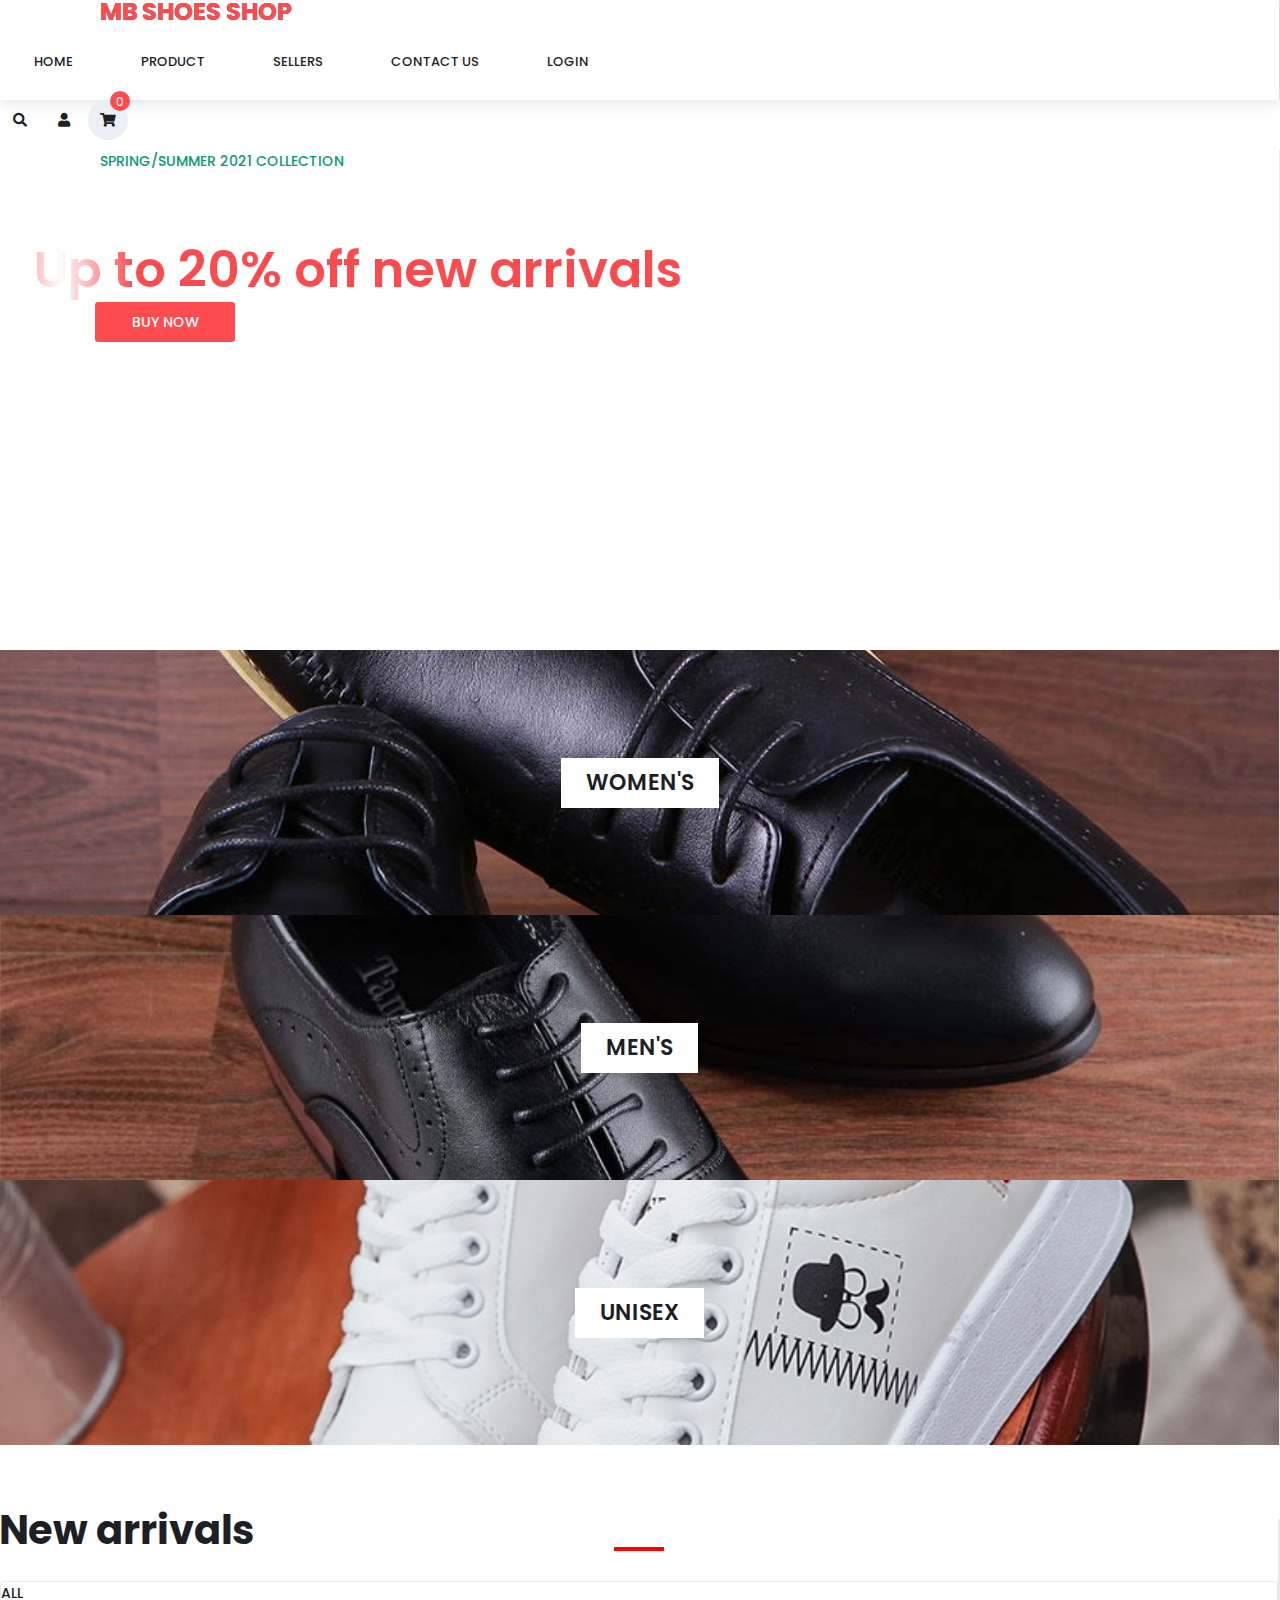
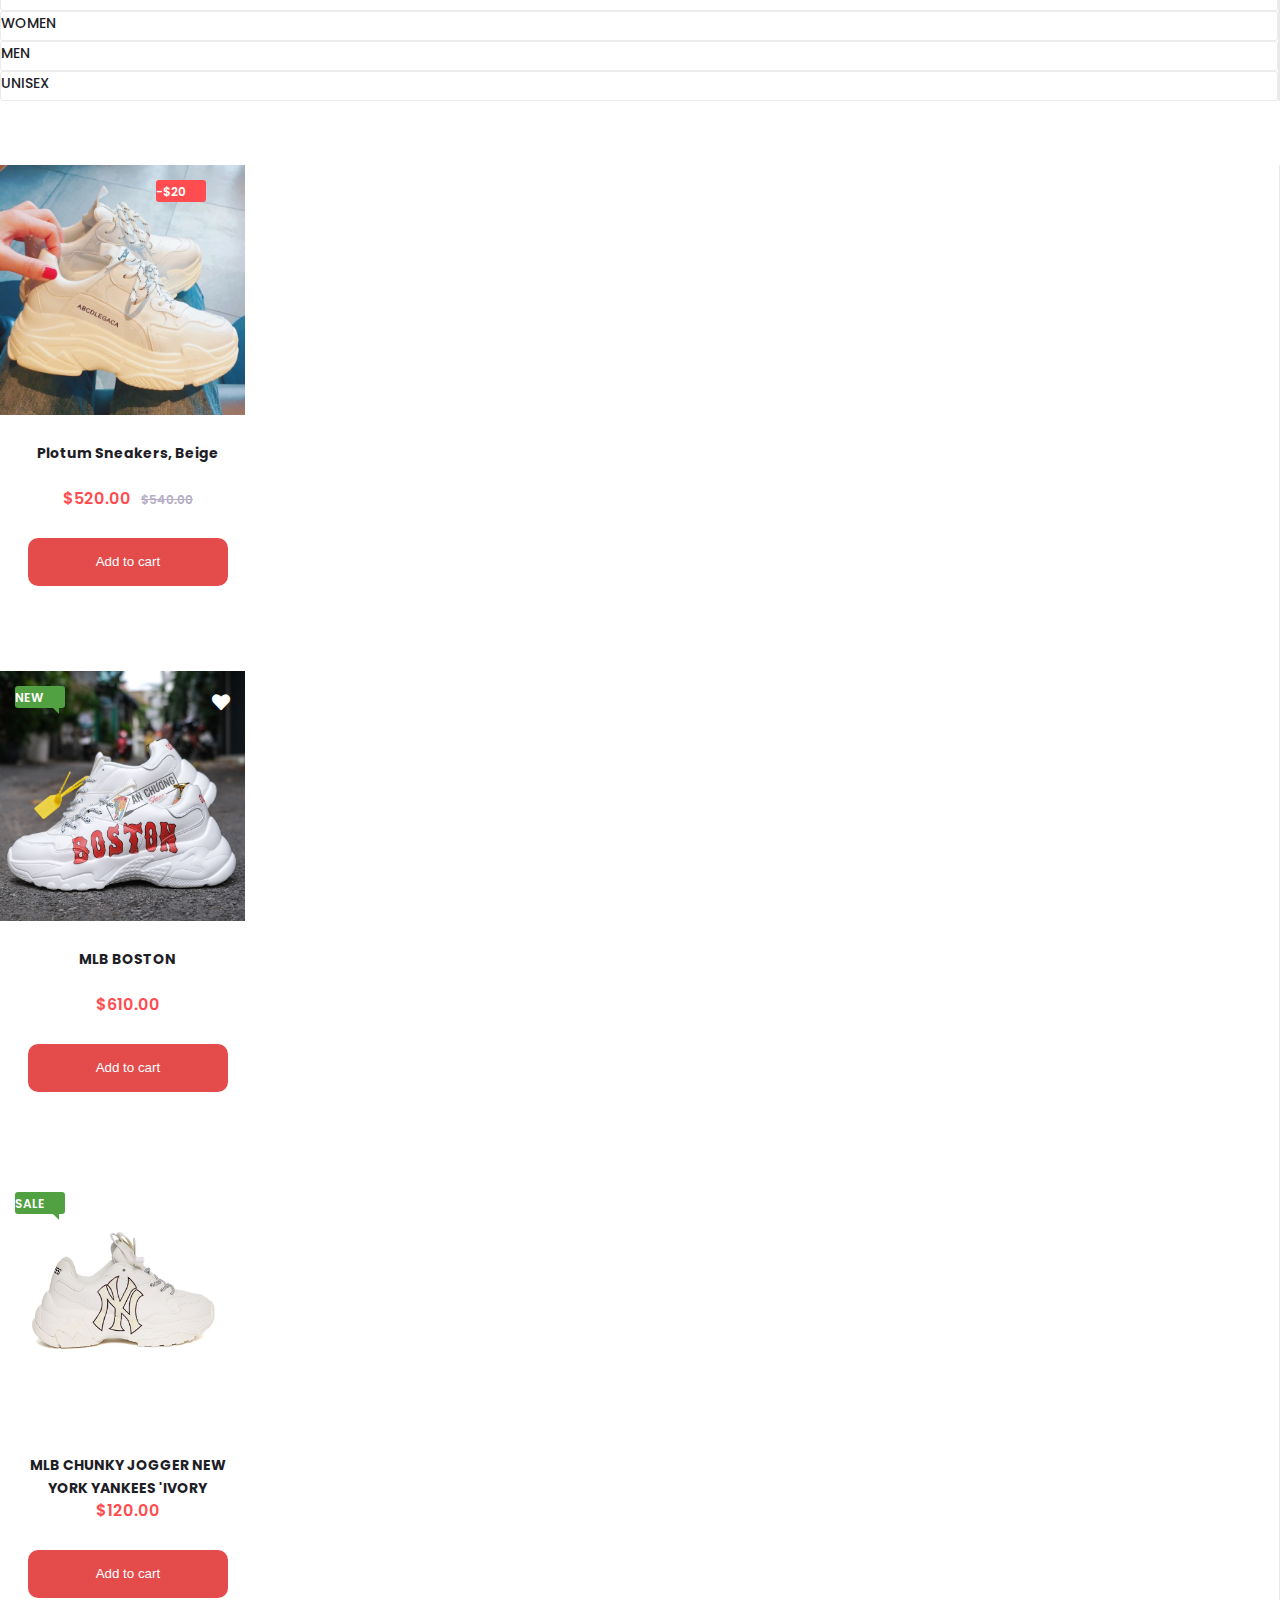
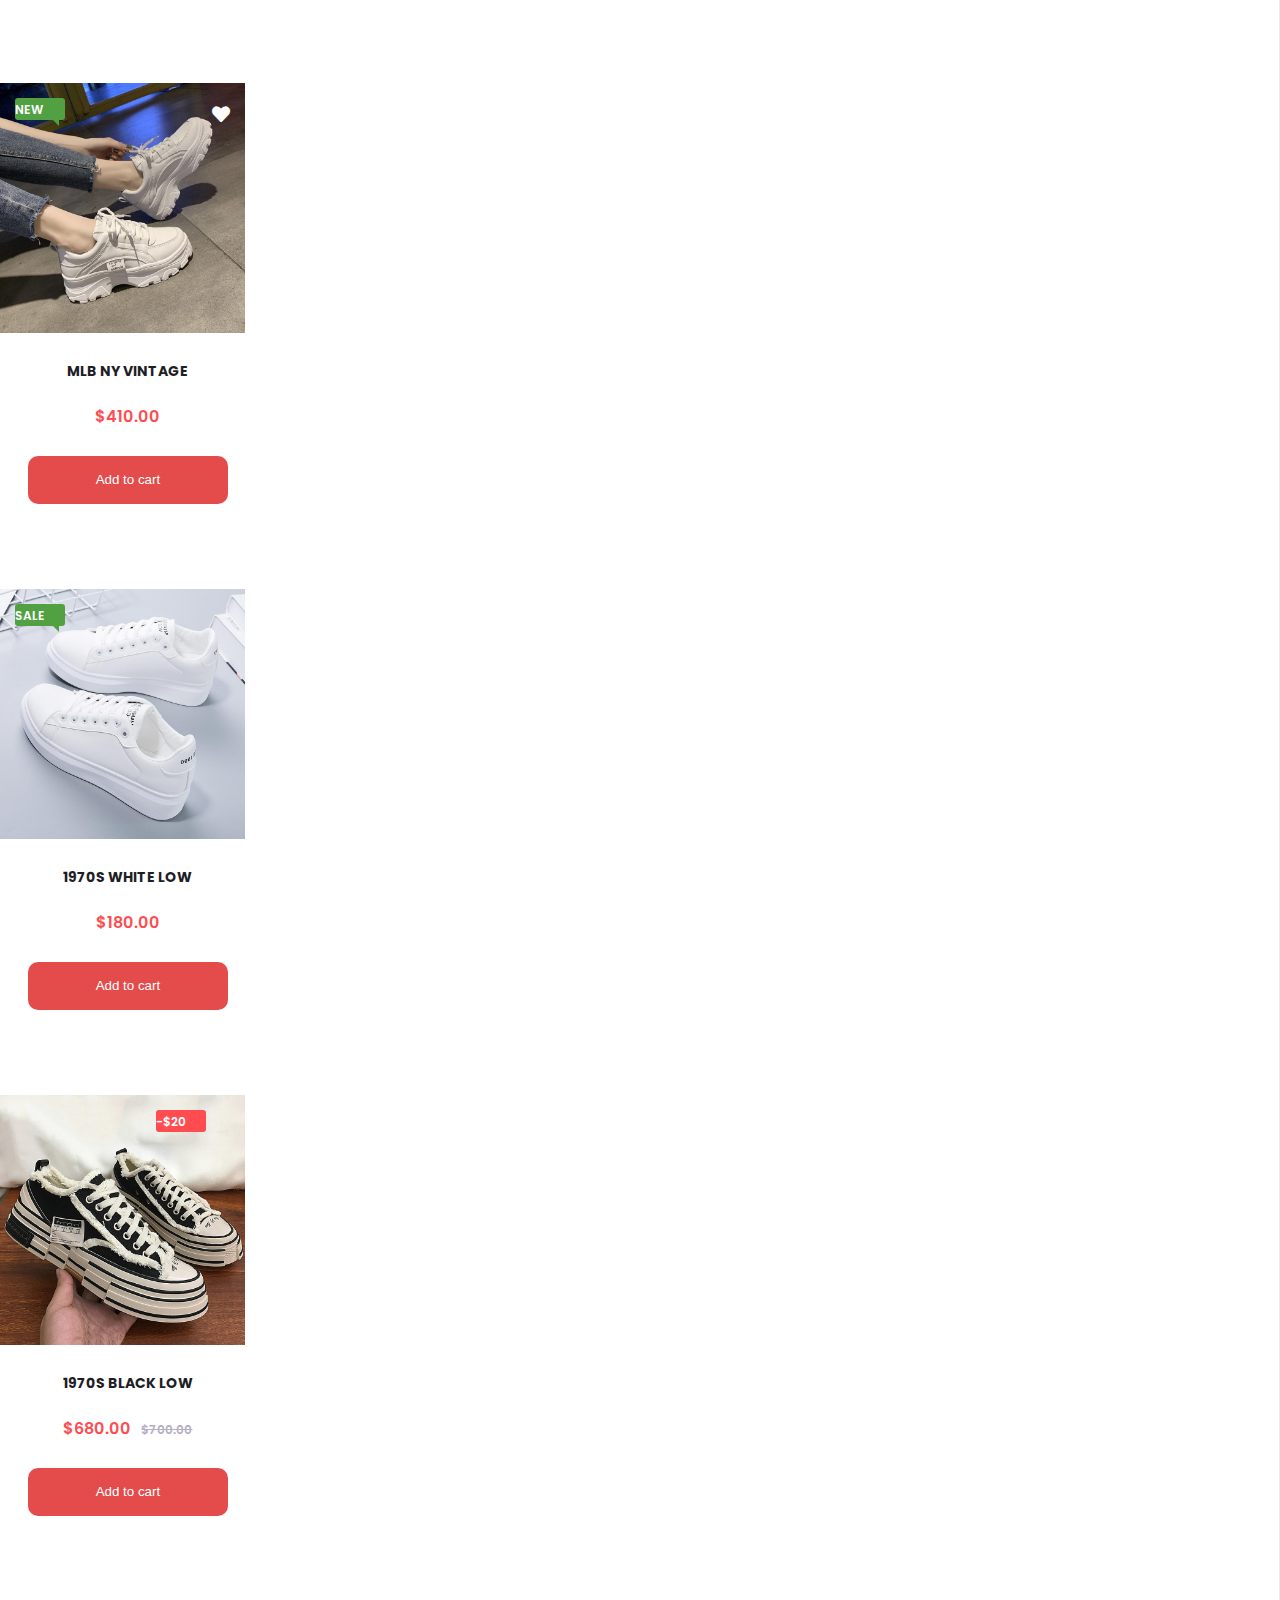
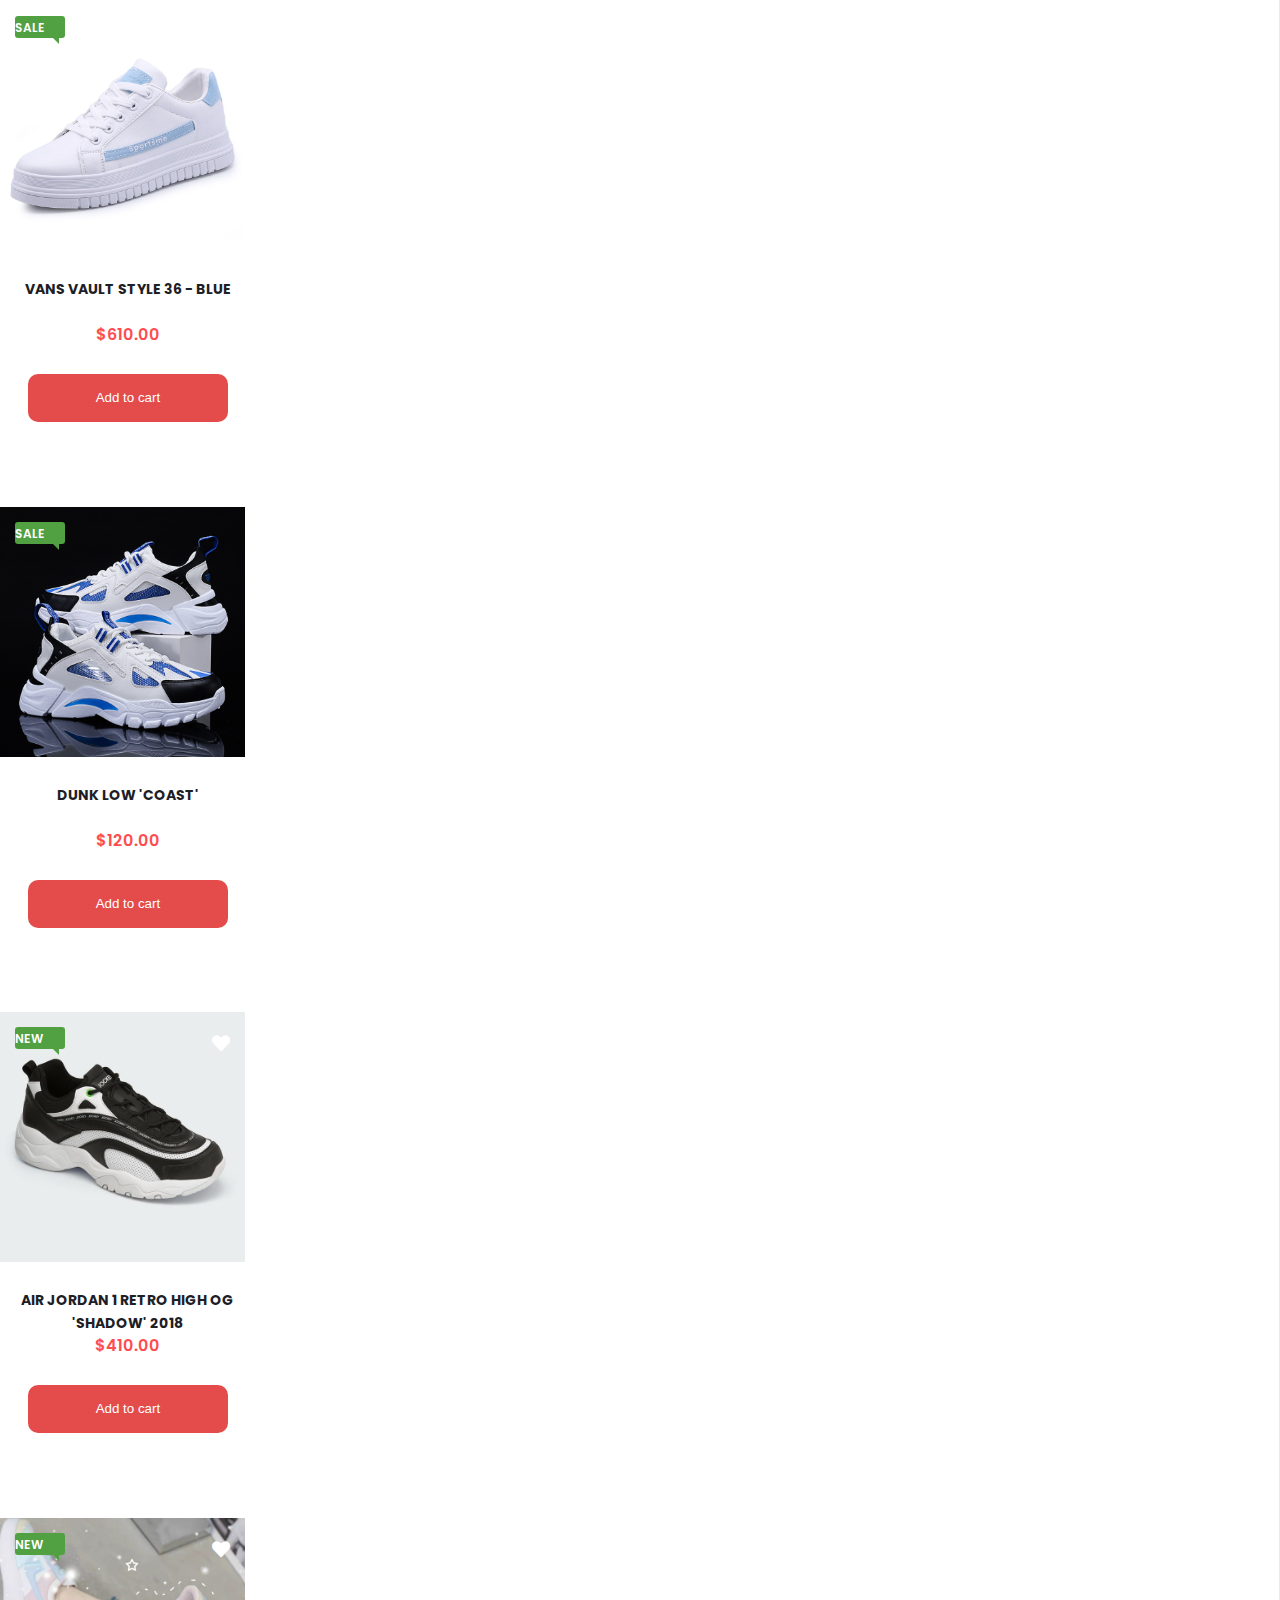
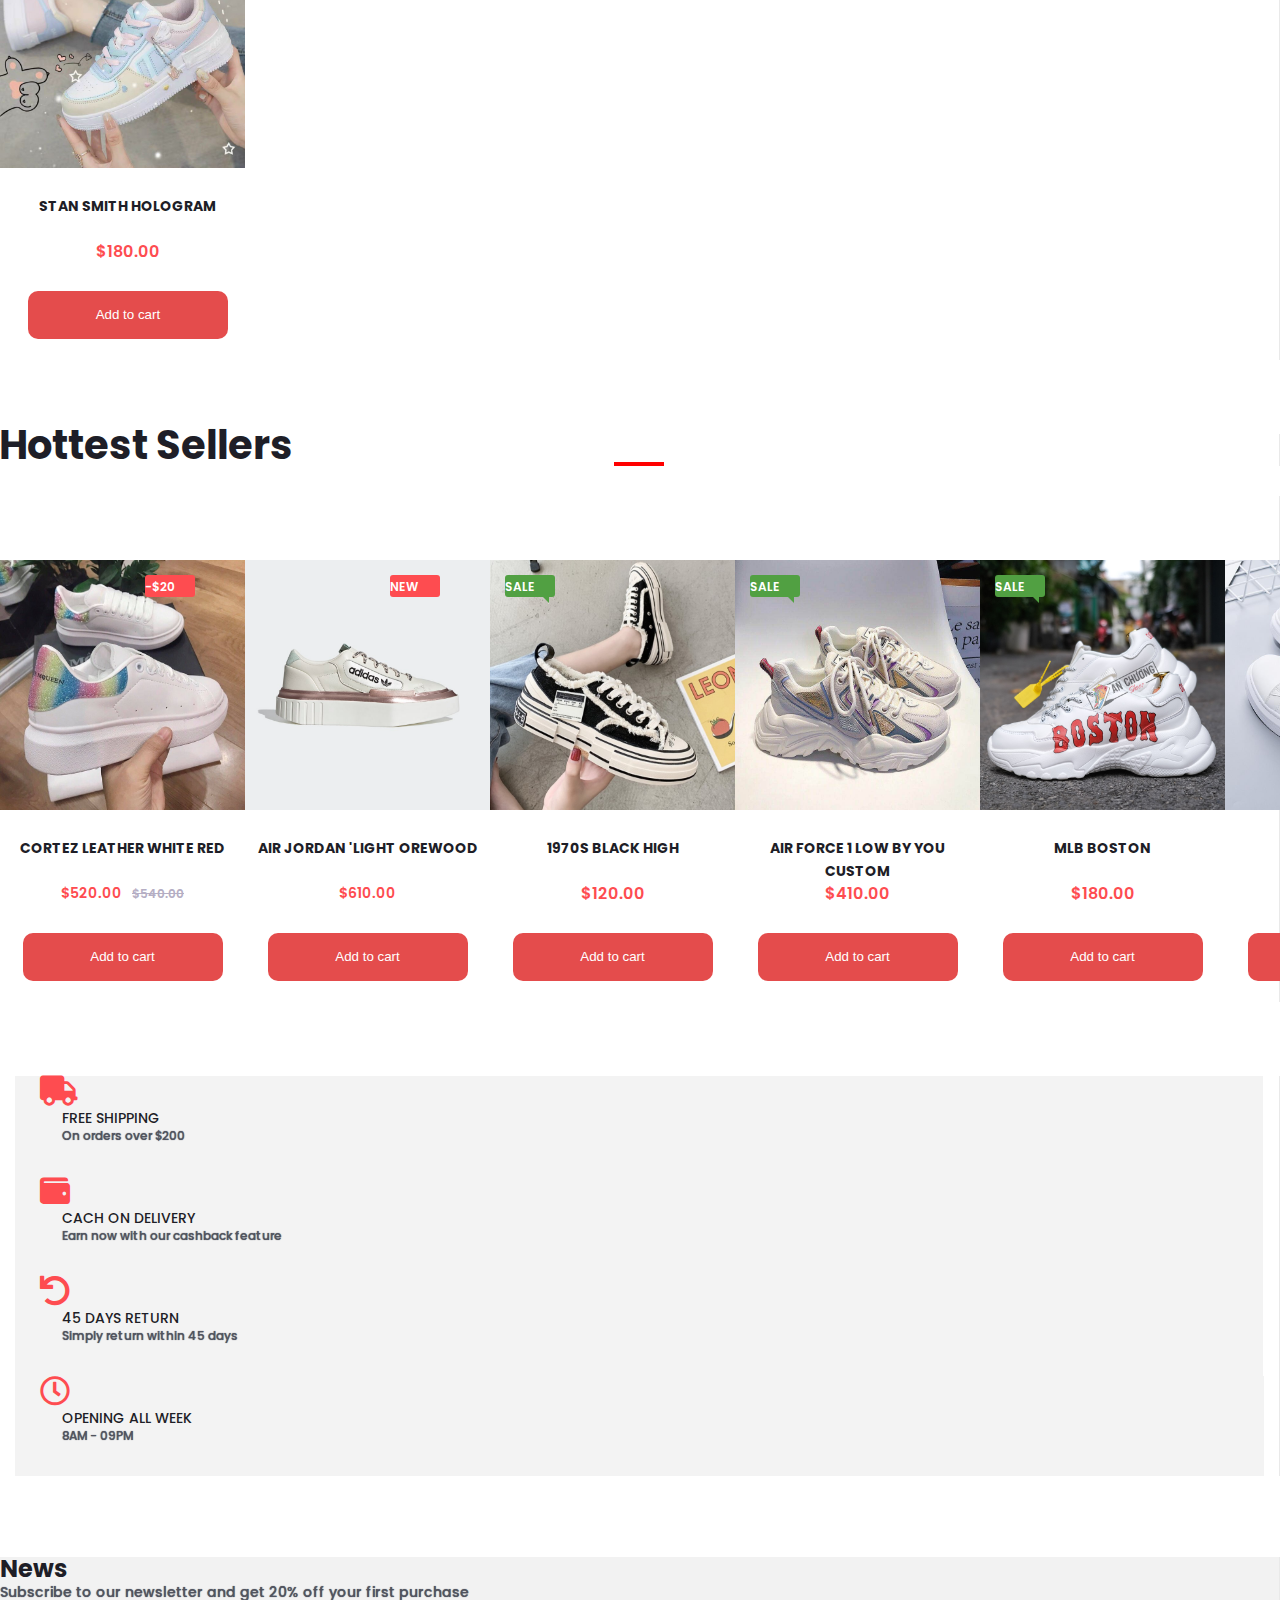
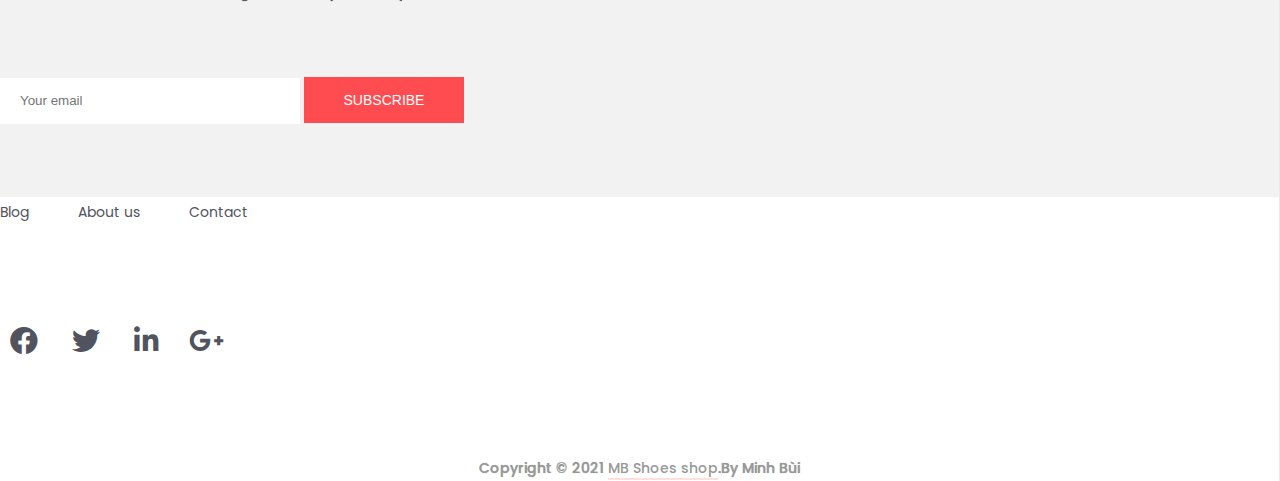
<file: Final Project/index.html>
<!DOCTYPE html>
<html lang="en">

<head>
    <meta charset="UTF-8">
    <meta http-equiv="X-UA-Compatible" content="IE=edge">
    <meta name="viewport" content="width=device-width, initial-scale=1.0">
    <title>Website</title>
    <link href="https://cdn.jsdelivr.net/npm/bootstrap@5.1.1/dist/css/bootstrap.min.css" rel="stylesheet"
        integrity="sha384-F3w7mX95PdgyTmZZMECAngseQB83DfGTowi0iMjiWaeVhAn4FJkqJByhZMI3AhiU" crossorigin="anonymous">
    <link rel="stylesheet" href="https://pro.fontawesome.com/releases/v5.12.0/css/all.css">
    <link rel="stylesheet" href="style.css">
</head>

<body>
    <div class="container-fluid" id="section1">
        <div class="row part-1 part">
            <nav class="d-flex justify-content-between align-items-center nav_container">
                <div class="logo">
                    <h2 data-text="Mb Shoes shop">Mb Shoes shop</h2>
                </div>
                <div class='d-flex justify-content-center align-items-center'>
                    <ul class="navbar_menu">
                        <li><a href="#section1">Home</a></li>
                        <li><a href="#section2">Product</a></li>
                        <li><a href="#section3">Sellers</a></li>
                        <li><a href="#section4">Contact Us</a></li>
                        <li><a href="./Login/login.html">Login</a></li>
                    </ul>
                    <ul class="navbar_user">
                        <li><a><i class="fas fa-search grow"></i></a></li>
                        <li><a><i class="fas fa-user grow"></i></a></li>
                        <li class="checkout show-my-cart grow">
                            <a>
                                <i class="fas fa-shopping-cart grow "></i>
                                <span id="checkout_items" class="checkout_items">2</span>
                            </a>
                        </li>
                    </ul>
                </div>
            </nav>
        </div>

        <div class="row part-2 part">
            <div class="main_slider_content">
                <h6 style="color: #069c73;">Spring/Summer 2021 Collection</h6>
                <h1 style="color:#fff;"><a class="btn-shine" target="_blank">Up to 20% off new arrivals</a> </h1>
                <div class="red_button"><a href="#section2">Buy now</a></div>
            </div>
        </div>

        <div class="row part-3 part">
            <div class="col-4">
                <div class="banner_item" style="background-image:url(images/a.jpg)">
                    <div class="banner_category">
                        <a href="./html/women.html">Women's</a>
                    </div>
                </div>
            </div>
            <div class="col-4">
                <div class="banner_item" style="background-image:url(images/b.jpg)">
                    <div class="banner_category">
                        <a href="./html/men.html">Men's</a>
                    </div>
                </div>
            </div>
            <div class="col-4">
                <div class="banner_item" style="background-image:url(images/c.jpg)">
                    <div class="banner_category">
                        <a href="./html/unisex.html">Unisex</a>
                    </div>
                </div>
            </div>
        </div>

        <div class="row part-4 part">
            <div class="row text-center justify-content-center">
                <div class="new_arrivals_title" id="section2">
                    <h2> New arrivals</h2>
                </div>
                <div class="col-1 option-part-4">All</div>
                <div class="col-1 option-part-4">Women</div>
                <div class="col-1 option-part-4">Men</div>
                <div class="col-1 option-part-4">Unisex</div>
            </div>
        </div>

        <div class="row product-item-wrapper part">
        </div>

        <div class="best_sellers">
            <div class="container">
                <div class="row">
                    <div class="col text-center">
                        <div class="section_title new_arrivals_title" id="section3">
                            <h2>Hottest Sellers</h2>
                        </div>
                    </div>
                </div>
            </div>
        </div>

        <div class="row owl-item Seller">
        </div>

        <div class="benefit" id="section4">
            <div class="container">
                <div class="row benefit_row">
                    <div class="col-lg-3 benefit_col">
                        <div class="benefit_item d-flex flex-row align-items-center">
                            <div class="benefit_icon"><i class="fa fa-truck" aria-hidden="true"></i></div>
                            <div class="benefit_content">
                                <h6>free shipping</h6>
                                <p>On orders over $200</p>
                            </div>
                        </div>
                    </div>
                    <div class="col-lg-3 benefit_col">
                        <div class="benefit_item d-flex flex-row align-items-center">
                            <div class="benefit_icon"><i class="fas fa-wallet" aria-hidden="true"></i></div>
                            <div class="benefit_content">
                                <h6>cach on delivery</h6>
                                <p>Earn now with our cashback feature</p>
                            </div>
                        </div>
                    </div>
                    <div class="col-lg-3 benefit_col">
                        <div class="benefit_item d-flex flex-row align-items-center">
                            <div class="benefit_icon"><i class="fa fa-undo" aria-hidden="true"></i></div>
                            <div class="benefit_content">
                                <h6>45 days return</h6>
                                <p>Simply return within 45 days</p>
                            </div>
                        </div>
                    </div>
                    <div class="col-lg-3 benefit_col">
                        <div class="benefit_item d-flex flex-row align-items-center">
                            <div class="benefit_icon"><i class="far fa-clock" aria-hidden="true"></i></div>
                            <div class="benefit_content">
                                <h6>opening all week</h6>
                                <p>8AM - 09PM</p>
                            </div>
                        </div>
                    </div>
                </div>
            </div>
        </div>

        <div class="newsletter">
            <div class="container">
                <div class="row">
                    <div class="col-lg-6">
                        <div
                            class="newsletter_text d-flex flex-column justify-content-center align-items-lg-start align-items-md-center text-center">
                            <h4>News</h4>
                            <p>Subscribe to our newsletter and get 20% off your first purchase</p>
                        </div>
                    </div>
                    <div class="col-lg-6">
                        <form action="post">
                            <div
                                class="newsletter_form d-flex flex-md-row flex-column flex-xs-column align-items-center justify-content-lg-end justify-content-center">
                                <input id="newsletter_email" type="email" placeholder="Your email" required="required"
                                    data-error="Valid email is required.">
                                <button id="newsletter_submit" type="submit" class="newsletter_submit_btn trans_300"
                                    value="Submit">subscribe</button>
                            </div>
                        </form>
                    </div>
                </div>
            </div>
        </div>

        <div class="container">
            <div class="row">
                <div class="col-lg-6">
                    <div
                        class="footer_nav_container d-flex flex-sm-row flex-column align-items-center justify-content-lg-start justify-content-center text-center">
                        <ul class="footer_nav">
                            <li><a>Blog</a></li>
                            <li><a>About us</a></li>
                            <li><a>Contact</a></li>
                        </ul>
                    </div>
                </div>
                <div class="col-lg-6">
                    <div
                        class="footer_social d-flex flex-row align-items-center justify-content-lg-end justify-content-center">
                        <ul>
                            <li><a><i class="ic2 fab fa-facebook fa-2x icon" aria-hidden="true"></i></a></li>
                            <li><a><i class="ic1 fab fa-twitter fa-2x icon" aria-hidden="true"></i></a></li>
                            
                            <li><a><i class="ic4  fab fa-linkedin-in icon fa-2x" aria-hidden="true"></i></a>
                     
                            <li><a><i class="ic3 fab fa-google-plus-g fa-2x icon" aria-hidden="true"></i></a></li>
                           
                        </ul>
                    </div>
                </div>
            </div>
        </div>
        <div class="copyright">
            <div class="container-fluid">
                <div class="row">
                    <div class="col-lg-12 col-md-12 col-xs-12">
                        <div class="copyright_text">
                            <p style="text-align: center;">Copyright © 2021 <a>MB Shoes shop</a>.By Minh Bùi</p>
                        </div>
                    </div>
                </div>
            </div>
        </div>

        <div class="show-cart-item">
            <div class="Header2">
                <h3 class="Heading">Shopping Cart</h3>
            </div>

            <div class="cart-item-wrapper"></div>

            <div class="checkout1">
                <div class="total">
                    <div>
                        <div class="Subtotal">Sub-Total</div>
                        <div class="items">2 items</div>
                    </div>
                    <div class="total-amount">$600</div>
                </div>
                <button class="button">Checkout</button>
            </div>
            <i class="fas fa-times close-my-cart"></i>
        </div>
        <div class="black-wrapper"></div>
    </div>
    <script src="data.js"></script>
    <script src="app.js"></script>
</body>

</html>
</file>
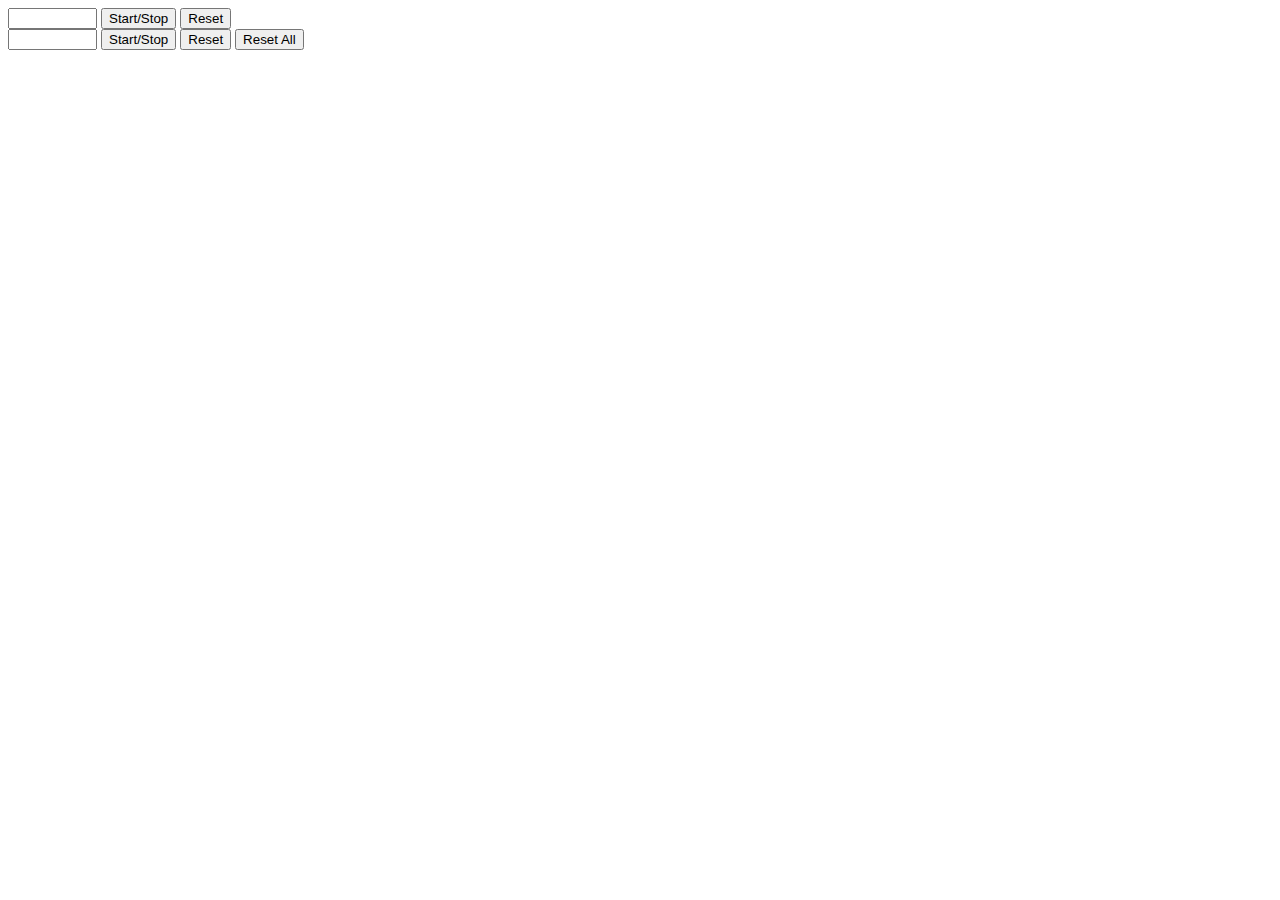
<file: HW/index.html>
<!DOCTYPE html>
<html lang="en">
<head>
    <meta charset="UTF-8">
    <meta http-equiv="X-UA-Compatible" content="IE=edge">
    <meta name="viewport" content="width=device-width, initial-scale=1.0">
    <title>Document</title>
</head>
<body>
    <form name="d">
        <input type="text" size="8" name="d2">
        <input type="button" value="Start/Stop" onclick="startstoptimer()">
        <input type="reset" onclick="resettimer()" onclick="All()">
        </form>

        <form name="f">
            <input type="text" size="8" name="f2">
            <input type="button" value="Start/Stop" onclick="startstoptimer1()">
            <input type="reset" onclick="resettimer1()" onclick="All()">
            <input type="button" value="Reset All" onclick="All()">
            </form>
</body>
</html>
<script src="index.js"></script>
</file>
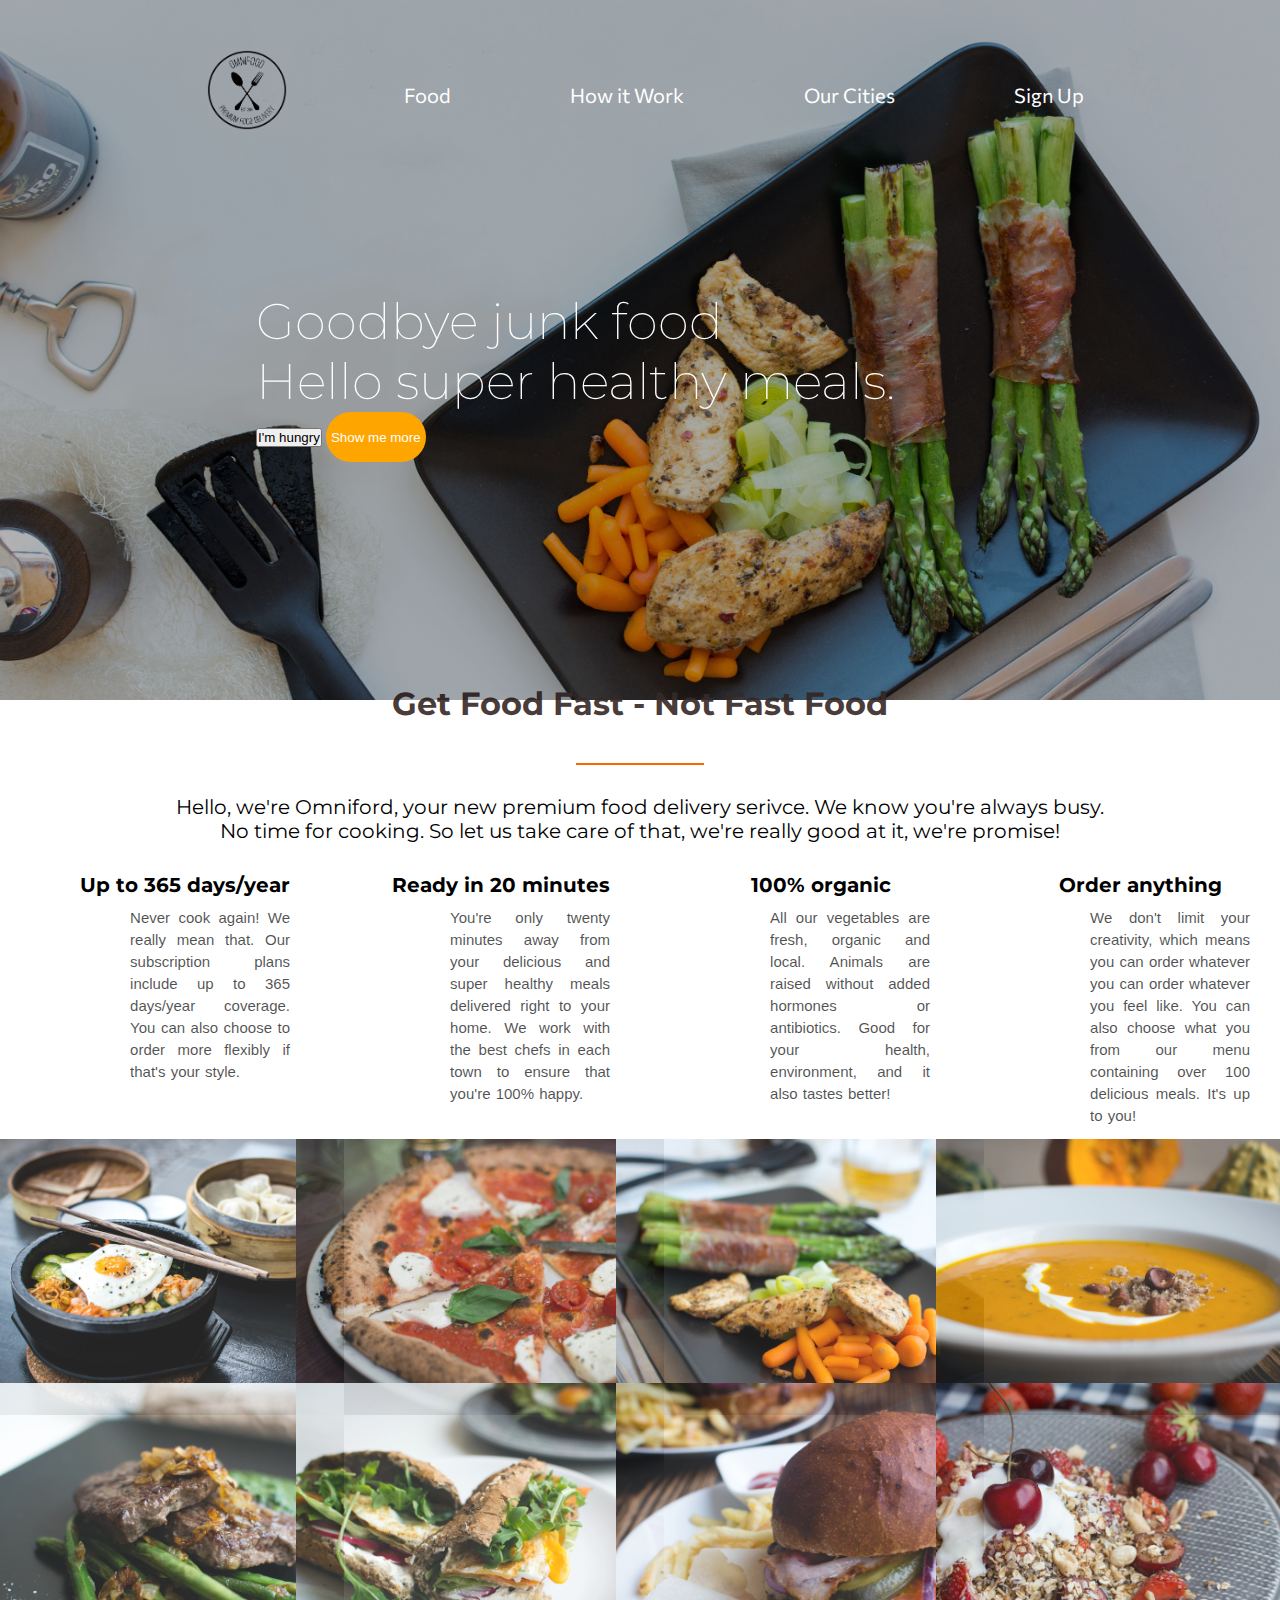
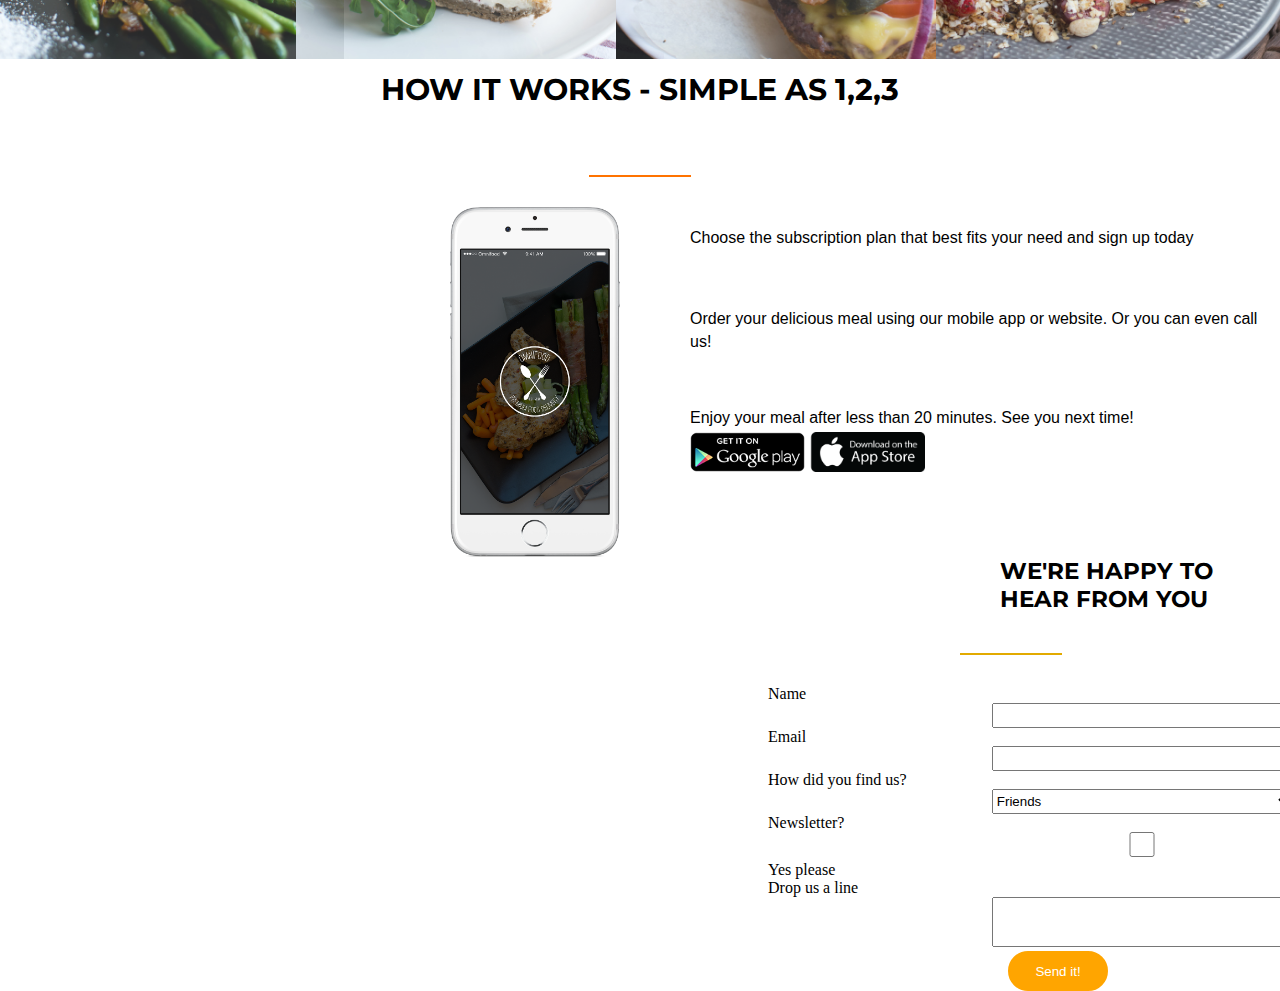
<file: work/index.html>
<!DOCTYPE html>
<html lang="en">
<head>
    <meta charset="UTF-8">
    <meta http-equiv="X-UA-Compatible" content="IE=edge">
    <meta name="viewport" content="width=, initial-scale=1.0">
    <link href="https://cdn.jsdelivr.net/npm/bootstrap@5.0.2/dist/css/bootstrap.min.css" rel="stylesheet" integrity="sha384-EVSTQN3/azprG1Anm3QDgpJLIm9Nao0Yz1ztcQTwFspd3yD65VohhpuuCOmLASjC" crossorigin="anonymous">
    <link rel="stylesheet" href="style.css">
    <link rel="stylesheet" href="https://pro.fontawesome.com/releases/v5.10.0/css/all.css"
        integrity="sha384-AYmEC3Yw5cVb3ZcuHtOA93w35dYTsvhLPVnYs9eStHfGJvOvKxVfELGroGkvsg+p" crossorigin="anonymous" />

    <title>Foody</title>
</head>
<body>
    <!-- Home Menu -->
    <div class="Home-Menu"> 
        <div class="opacity-menu"></div>
        <nav>   
            <div class="max">   
                <div class="logo">
                    <a href="">
                   <img src="logo.png" alt="">
                </a>  
            </div>
             
    <ul class="menu">    
        <a href="">
            <li>Food</li>
        </a>    
        <a href="">
            <li>How it Work </li>
        </a>
        <a href="">
            <li>Our Cities</li>
        </a>    
        <a href="">
            <li>Sign Up</li>
        </a>
     </ul>
    <div>  
 </nav>
   <!--Content menu-->
<div class="content-menu">  
    <div class="text">
        <p>Goodbye junk food</p>
        <p>Hello super healthy meals.</p>
    </div>
    <button id="btn1">I'm hungry </button>
    <button id="btn2">Show me more</button>    
</div>

<h1 class="food">Get Food Fast - Not Fast Food</h1>

<hr class="hr" style="width:10%;margin:0 auto;background-color:rgb(255, 102, 0);border:none;height:2px;margin-top: 40px; margin-bottom:30px;" />

<p class="pp">Hello, we're Omniford, your new premium food delivery serivce. We know you're always busy.</p>
<p class="pp">No time for cooking. So let us take care of that, we're really good at it, we're promise! </p>

<div class="row mt-5">
    <div class='column'> 
        <i class='far fa-infinity'></i>
        <h2 class="info">Up to 365 days/year</h2>
        <p class="ppp">Never cook again! We really mean that. Our subscription plans include up to 365 days/year coverage. You can also choose to order more flexibly if that's your style.</p>
    </div>

    <div class='column'>
        <i class='far fa-alarm-clock'></i>
        <h2 class="info"> Ready in 20 minutes</h2>
        <p class="ppp">You're only twenty minutes away from your delicious and super healthy meals delivered right to your home. We work with the best chefs in each town to ensure that you're 100% happy.</p>
    </div>

    <div class='column'>
        <i class='fal fa-carrot'></i>
        <h2 class="info1">100% organic </h2>
        <p class="ppp">All our vegetables are fresh, organic and local. Animals are raised without added hormones or antibiotics. Good for your health, environment, and it also tastes better!  </p>
    </div>

    <div class='column'>
        <i class='far fa-shopping-cart'></i>
        <h2 class="info1">Order anything</h2>
        <p class="ppp">We don't limit your creativity, which means you can order whatever you can order whatever you feel like. You can also choose what you from our menu containing over 100 delicious meals. It's up to you!   </p>
    </div>
</div>

<div class='part 3'>
    <ul class="p3">
        <li><img src="1.jpg" alt=""></li>
        <li><img src="2.jpg" alt=""></li>
        <li><img src="3.jpg" alt=""></li>
        <li><img src="4.jpg" alt=""></li>
    </ul>
    <ul class="p3">
        <li><img src="5.jpg" alt=""></li>
        <li><img src="6.jpg" alt=""></li>
        <li><img src="7.jpg" alt=""></li>
        <li><img src="8.jpg" alt=""></li>
    </ul>
</div>
    
<h1 id="p4">HOW IT WORKS - SIMPLE AS 1,2,3</h1>

<hr class="hr"style="width:8%;margin:0 auto;background-color:rgb(255, 115, 0);border:none;height:2px;margin-top: 40px; margin-bottom:30px;" />

<div class="work4">
    <div>
     <img id='phone' src="9.png" alt="">
    </div>
    <div class="star">
        <p class="i4">
            <i class="far fa-star"></i>
            Choose the subscription plan that best fits your need and sign up today 
        </p>

        <br>
        <br>

        <p class='i4'>
            <i class="far fa-star"></i>
            Order your delicious meal using our mobile app or website. Or you can even call us!
        </p>

        <br>
        <br>

        <p class='i4'>
            <i class="far fa-star"></i>
            Enjoy your meal after less than 20 minutes.
            See you next time!
        </p>
        <a href="#"><img class="app" src="10.png" alt="App Store Button"></a>
        <a href="#"><img class="app" src="11.png" alt="Play Store Button"></a>
    </div>
</div>

<h1 class="p5">WE'RE HAPPY TO HEAR FROM YOU</h1>

<hr class="hr2"style="width:8%; auto;background-color:#E2AA00;border:none;height:2px;margin-top: 40px; margin-bottom:30px;" />

<div class='column5'>
    <div>
        <label for="Name">Name</label>
        <input class="spacing" type="text">
    </div> 
    
    <div>
        <label for="Email">Email</label>
        <input class="spacing" type="text">
    </div>
    
    <div>
        <label for="a">How did you find us?</label>
        <select class="spacing">
            <option value="Friends">Friends</option>
            <option value="Family">Family</option>
        </select>
    </div>

    <div>
        <label for="Newsletter?">Newsletter?</label>
        <input class="spacing" type="checkbox">Yes please
    </div>

    <div>
        <label for="Drop">Drop us a line</label>
        <textarea class="spacing2" ></textarea>
    </div>

    <button id="bt3">Send it!</button>

</div>






 

</body>
</file>
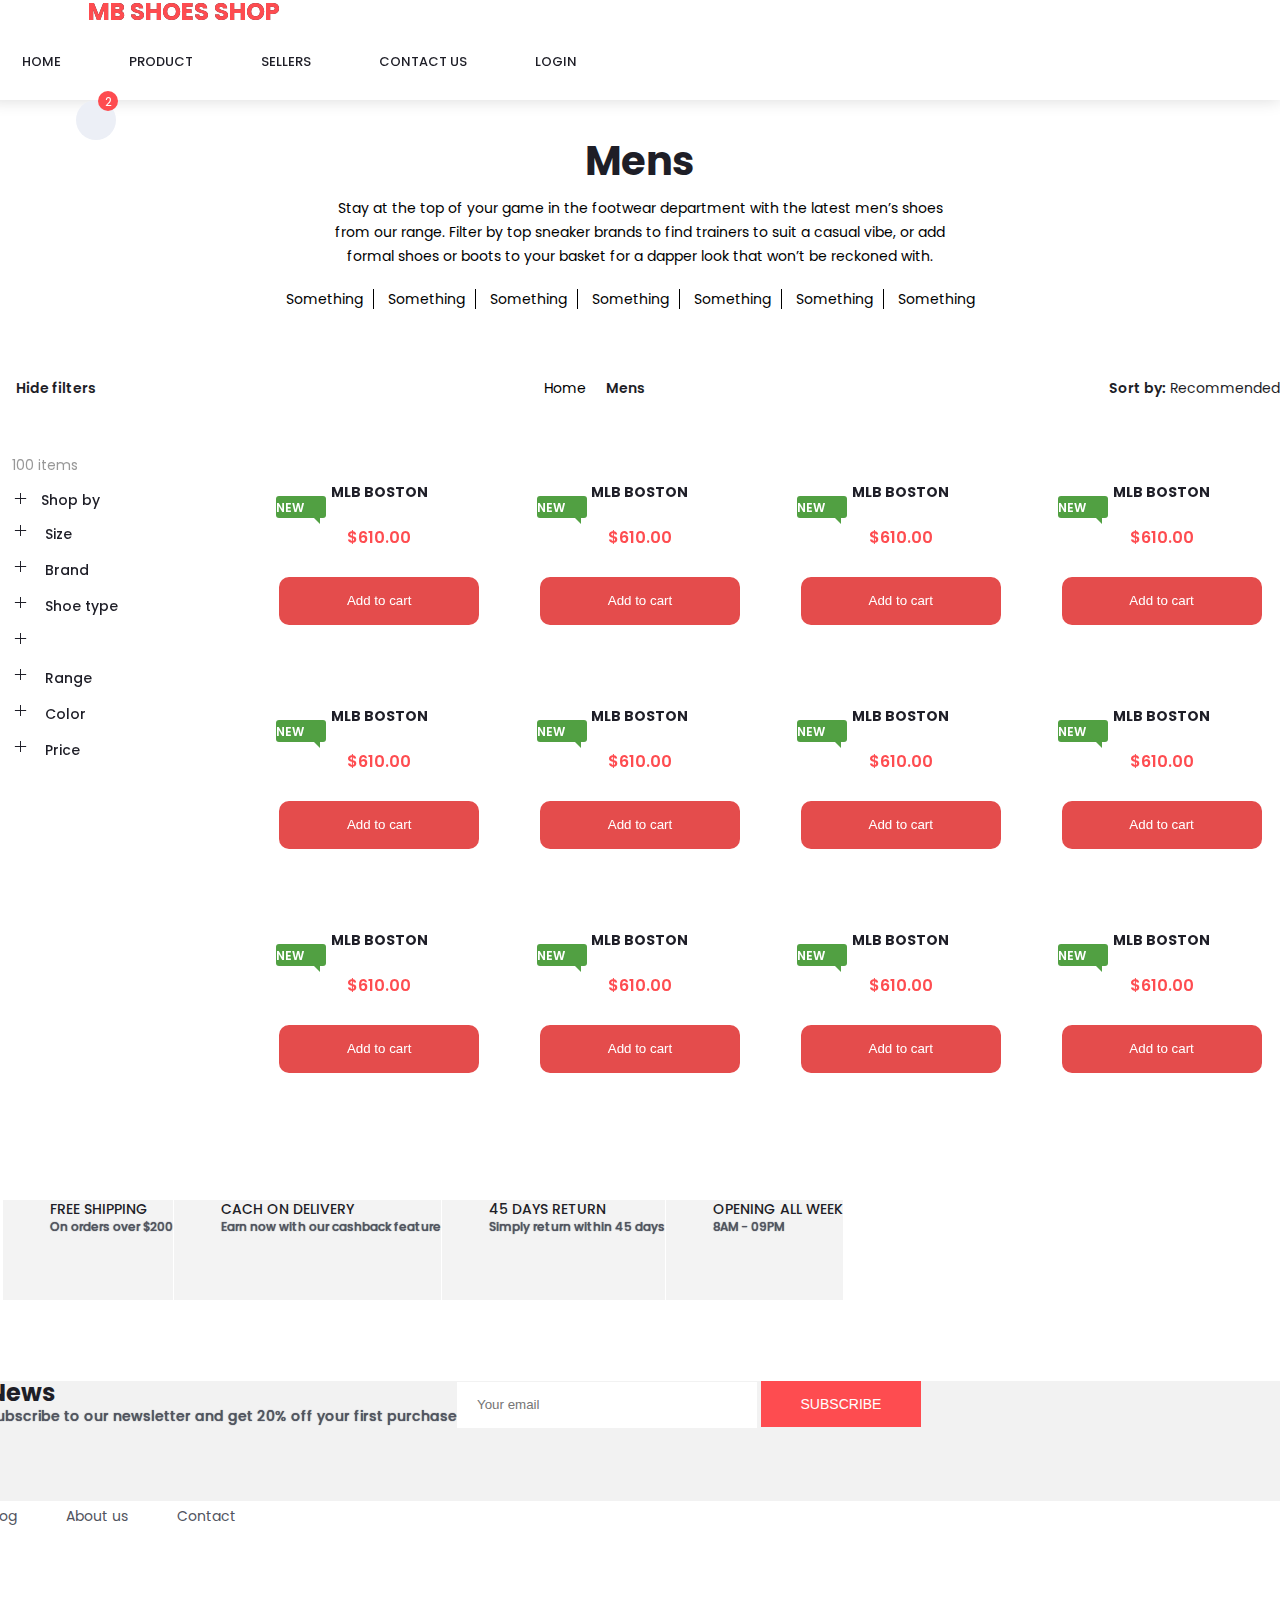
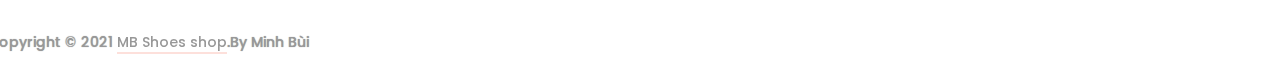
<file: Final Project/html/men.html>
<!DOCTYPE html>
<html lang="en">

<head>
    <meta charset="UTF-8">
    <meta http-equiv="X-UA-Compatible" content="IE=edge">
    <meta name="viewport" content="width=device-width, initial-scale=1.0">
    <title>Men</title>
    <link rel="stylesheet" href="https://cdnjs.cloudflare.com/ajax/libs/font-awesome/6.0.0-beta3/css/all.min.css"
        integrity="sha512-Fo3rlrZj/k7ujTnHg4CGR2D7kSs0v4LLanw2qksYuRlEzO+tcaEPQogQ0KaoGN26/zrn20ImR1DfuLWnOo7aBA=="
        crossorigin="anonymous" referrerpolicy="no-referrer" />
    <link href="https://cdn.jsdelivr.net/npm/bootstrap@5.1.1/dist/css/bootstrap.min.css" rel="stylesheet"
        integrity="sha384-F3w7mX95PdgyTmZZMECAngseQB83DfGTowi0iMjiWaeVhAn4FJkqJByhZMI3AhiU" crossorigin="anonymous">
    <link rel="stylesheet" href="./grid.css">
    <link rel="stylesheet" href="../style.css">
    <link rel="stylesheet" href="./html.css">
</head>

<body>
    <div class="app">
        <div class="container-fluid full-width gender-header" id="section1">
            <div class="row part-1 part">
                <nav class="d-flex justify-content-between align-items-center nav_container">
                    <div class="logo">
                        <h2 data-text="Mb Shoes shop">Mb Shoes shop</h2>
                    </div>
                    <div class='d-flex justify-content-center align-items-center'>
                        <ul class="navbar_menu">
                            <li><a href="../index.html">Home</a></li>
                            <li><a href="#section2">Product</a></li>
                            <li><a href="#section3">Sellers</a></li>
                            <li><a href="#section4">Contact Us</a></li>
                            <li><a href="./login2/login2.html">Login</a></li>
                        </ul>
                        <ul class="navbar_user">
                            <li><a><i class="fas fa-search grow"></i></a></li>
                            <li><a><i class="fas fa-user grow"></i></a></li>
                            <li class="checkout show-my-cart grow">
                                <a>
                                    <i class="fas fa-shopping-cart grow "></i>
                                    <span id="checkout_items" class="checkout_items">2</span>
                                </a>
                            </li>
                        </ul>
                    </div>
                </nav>
            </div>
        </div>
        <div class="top-heading">
            <h1>Mens</h1>
            <p>Stay at the top of your game in the footwear department with the latest men’s shoes from our range.
                Filter by top sneaker brands to find trainers to suit a casual vibe, or add formal shoes or boots to
                your basket for a dapper look that won’t be reckoned with.</p>
            <ul class="nav">
                <li>
                    <a href="#">Something</a>
                </li>
                <li>
                    <a href="#">Something</a>
                </li>
                <li>
                    <a href="#">Something</a>
                </li>
                <li>
                    <a href="#">Something</a>
                </li>
                <li>
                    <a href="#">Something</a>
                </li>
                <li>
                    <a href="#">Something</a>
                </li>
                <li>
                    <a href="#">Something</a>
                </li>
            </ul>
        </div>

        <div class="product-content">
            <div class="content-heading">
                <div class="content-heading-wrapper container wide">
                    <div class="item">
                        <i class="fas fa-chevron-down"></i>
                        <span style="font-weight: 600; cursor: pointer;">Hide filters</span>
                    </div>

                    <div class="item">
                        <a style="color: #000; transition: all 0.2s linear;" href="#">Home</a>
                        <i class="fas fa-chevron-right"></i>
                        <span style="font-weight: 600;">Mens</span>
                    </div>

                    <div class="item">
                        <i class="fas fa-chevron-right"></i>
                        <span style="font-weight: 600; cursor: pointer;">Sort by:</span>
                        <span>Recommended</span>


                    </div>
                </div>
            </div>

            <div class="content-inner container wide">
                <div class="row">
                    <div class="col l-2-4">
                        <div class="filter-bar">
                            <p class="item-quantity">100 items</p>
                            <ul class="filter-options">
                                <li class="item">
                                    <div>
                                        <span style="font-size: 22px; font-weight: 200;">+</span>
                                        <span>Shop by</span>
                                    </div>
                                </li>
                                <li class="item">
                                    <span style="font-size: 22px; font-weight: 200;">+</span>
                                    <span>Size</span>
                                </li>
                                <li class="item">
                                    <span style="font-size: 22px; font-weight: 200;">+</span>
                                    <span>Brand</span>
                                </li>
                                <li class="item">
                                    <span style="font-size: 22px; font-weight: 200;">+</span>
                                    <span>Shoe type</span>
                                </li>
                                <li class="item">
                                    <span style="font-size: 22px; font-weight: 200;">+</span>
                                </li>
                                <li class="item">
                                    <span style="font-size: 22px; font-weight: 200;">+</span>
                                    <span>Range</span>
                                 
                                </li>
                                <li class="item">
                                    <span style="font-size: 22px; font-weight: 200;">+</span>
                                    <span>Color</span>
                                   
                                </li>
                                <li class="item">
                                    <span style="font-size: 22px; font-weight: 200;">+</span>
                                    <span>Price</span>
                                  
                                </li>
                            </ul>
                        </div>
                    </div>
                    <div class="col l-9-6">
                        <div class="row">
                            <div class="col l-3">
                                <div class="product-item full-width">
                                    <div class="product_image" style="background-image: url('../images/a1.jfif')">
                                    </div>
                                    <div class="favorite">
                                        <i class="fas fa-heart heart-icon"></i>
                                    </div>
                                    <div
                                        class="product_bubble product_bubble_left product_bubble_green d-flex flex-column align-items-center">
                                        <span>New</span>
                                    </div>
                                    <div class="product_info">
                                        <h6 class="product_name" style="height:45px"><a href="">MLB BOSTON</a></h6>
                                        <div class="product_price" style="height:30px">$610.00</div>
                                    </div>
                                    <div class="buttons">
                                        <button class="cart-button">
                                            <span class="add-to-cart">Add to cart</span>
                                            <span class="added">Item Added</span>
                                            <i class="fa fa-shopping-cart"></i>
                                            <i class="fa fa-square"></i>
                                        </button>
                                    </div>
                                </div>
                            </div>
                            <div class="col l-3">
                                <div class="product-item full-width">
                                    <div class="product_image" style="background-image: url('../images/a1.jfif')">
                                    </div>
                                    <div class="favorite">
                                        <i class="fas fa-heart heart-icon"></i>
                                    </div>
                                    <div
                                        class="product_bubble product_bubble_left product_bubble_green d-flex flex-column align-items-center">
                                        <span>New</span>
                                    </div>
                                    <div class="product_info">
                                        <h6 class="product_name" style="height:45px"><a href="">MLB BOSTON</a></h6>
                                        <div class="product_price" style="height:30px">$610.00</div>
                                    </div>
                                    <div class="buttons">
                                        <button class="cart-button">
                                            <span class="add-to-cart">Add to cart</span>
                                            <span class="added">Item Added</span>
                                            <i class="fa fa-shopping-cart"></i>
                                            <i class="fa fa-square"></i>
                                        </button>
                                    </div>
                                </div>
                            </div>
                            <div class="col l-3">
                                <div class="product-item full-width">
                                    <div class="product_image" style="background-image: url('../images/a1.jfif')">
                                    </div>
                                    <div class="favorite">
                                        <i class="fas fa-heart heart-icon"></i>
                                    </div>
                                    <div
                                        class="product_bubble product_bubble_left product_bubble_green d-flex flex-column align-items-center">
                                        <span>New</span>
                                    </div>
                                    <div class="product_info">
                                        <h6 class="product_name" style="height:45px"><a href="">MLB BOSTON</a></h6>
                                        <div class="product_price" style="height:30px">$610.00</div>
                                    </div>
                                    <div class="buttons">
                                        <button class="cart-button">
                                            <span class="add-to-cart">Add to cart</span>
                                            <span class="added">Item Added</span>
                                            <i class="fa fa-shopping-cart"></i>
                                            <i class="fa fa-square"></i>
                                        </button>
                                    </div>
                                </div>
                            </div>
                            <div class="col l-3">
                                <div class="product-item full-width">
                                    <div class="product_image" style="background-image: url('../images/a1.jfif')">
                                    </div>
                                    <div class="favorite">
                                        <i class="fas fa-heart heart-icon"></i>
                                    </div>
                                    <div
                                        class="product_bubble product_bubble_left product_bubble_green d-flex flex-column align-items-center">
                                        <span>New</span>
                                    </div>
                                    <div class="product_info">
                                        <h6 class="product_name" style="height:45px"><a href="">MLB BOSTON</a></h6>
                                        <div class="product_price" style="height:30px">$610.00</div>
                                    </div>
                                    <div class="buttons">
                                        <button class="cart-button">
                                            <span class="add-to-cart">Add to cart</span>
                                            <span class="added">Item Added</span>
                                            <i class="fa fa-shopping-cart"></i>
                                            <i class="fa fa-square"></i>
                                        </button>
                                    </div>
                                </div>
                            </div>
                            <div class="col l-3">
                                <div class="product-item full-width">
                                    <div class="product_image" style="background-image: url('../images/a1.jfif')">
                                    </div>
                                    <div class="favorite">
                                        <i class="fas fa-heart heart-icon"></i>
                                    </div>
                                    <div
                                        class="product_bubble product_bubble_left product_bubble_green d-flex flex-column align-items-center">
                                        <span>New</span>
                                    </div>
                                    <div class="product_info">
                                        <h6 class="product_name" style="height:45px"><a href="">MLB BOSTON</a></h6>
                                        <div class="product_price" style="height:30px">$610.00</div>
                                    </div>
                                    <div class="buttons">
                                        <button class="cart-button">
                                            <span class="add-to-cart">Add to cart</span>
                                            <span class="added">Item Added</span>
                                            <i class="fa fa-shopping-cart"></i>
                                            <i class="fa fa-square"></i>
                                        </button>
                                    </div>
                                </div>
                            </div>
                            <div class="col l-3">
                                <div class="product-item full-width">
                                    <div class="product_image" style="background-image: url('../images/a1.jfif')">
                                    </div>
                                    <div class="favorite">
                                        <i class="fas fa-heart heart-icon"></i>
                                    </div>
                                    <div
                                        class="product_bubble product_bubble_left product_bubble_green d-flex flex-column align-items-center">
                                        <span>New</span>
                                    </div>
                                    <div class="product_info">
                                        <h6 class="product_name" style="height:45px"><a href="">MLB BOSTON</a></h6>
                                        <div class="product_price" style="height:30px">$610.00</div>
                                    </div>
                                    <div class="buttons">
                                        <button class="cart-button">
                                            <span class="add-to-cart">Add to cart</span>
                                            <span class="added">Item Added</span>
                                            <i class="fa fa-shopping-cart"></i>
                                            <i class="fa fa-square"></i>
                                        </button>
                                    </div>
                                </div>
                            </div>
                            <div class="col l-3">
                                <div class="product-item full-width">
                                    <div class="product_image" style="background-image: url('../images/a1.jfif')">
                                    </div>
                                    <div class="favorite">
                                        <i class="fas fa-heart heart-icon"></i>
                                    </div>
                                    <div
                                        class="product_bubble product_bubble_left product_bubble_green d-flex flex-column align-items-center">
                                        <span>New</span>
                                    </div>
                                    <div class="product_info">
                                        <h6 class="product_name" style="height:45px"><a href="">MLB BOSTON</a></h6>
                                        <div class="product_price" style="height:30px">$610.00</div>
                                    </div>
                                    <div class="buttons">
                                        <button class="cart-button">
                                            <span class="add-to-cart">Add to cart</span>
                                            <span class="added">Item Added</span>
                                            <i class="fa fa-shopping-cart"></i>
                                            <i class="fa fa-square"></i>
                                        </button>
                                    </div>
                                </div>
                            </div>
                            <div class="col l-3">
                                <div class="product-item full-width">
                                    <div class="product_image" style="background-image: url('../images/a1.jfif')">
                                    </div>
                                    <div class="favorite">
                                        <i class="fas fa-heart heart-icon"></i>
                                    </div>
                                    <div
                                        class="product_bubble product_bubble_left product_bubble_green d-flex flex-column align-items-center">
                                        <span>New</span>
                                    </div>
                                    <div class="product_info">
                                        <h6 class="product_name" style="height:45px"><a href="">MLB BOSTON</a></h6>
                                        <div class="product_price" style="height:30px">$610.00</div>
                                    </div>
                                    <div class="buttons">
                                        <button class="cart-button">
                                            <span class="add-to-cart">Add to cart</span>
                                            <span class="added">Item Added</span>
                                            <i class="fa fa-shopping-cart"></i>
                                            <i class="fa fa-square"></i>
                                        </button>
                                    </div>
                                </div>
                            </div>
                            <div class="col l-3">
                                <div class="product-item full-width">
                                    <div class="product_image" style="background-image: url('../images/a1.jfif')">
                                    </div>
                                    <div class="favorite">
                                        <i class="fas fa-heart heart-icon"></i>
                                    </div>
                                    <div
                                        class="product_bubble product_bubble_left product_bubble_green d-flex flex-column align-items-center">
                                        <span>New</span>
                                    </div>
                                    <div class="product_info">
                                        <h6 class="product_name" style="height:45px"><a href="">MLB BOSTON</a></h6>
                                        <div class="product_price" style="height:30px">$610.00</div>
                                    </div>
                                    <div class="buttons">
                                        <button class="cart-button">
                                            <span class="add-to-cart">Add to cart</span>
                                            <span class="added">Item Added</span>
                                            <i class="fa fa-shopping-cart"></i>
                                            <i class="fa fa-square"></i>
                                        </button>
                                    </div>
                                </div>
                            </div>
                            <div class="col l-3">
                                <div class="product-item full-width">
                                    <div class="product_image" style="background-image: url('../images/a1.jfif')">
                                    </div>
                                    <div class="favorite">
                                        <i class="fas fa-heart heart-icon"></i>
                                    </div>
                                    <div
                                        class="product_bubble product_bubble_left product_bubble_green d-flex flex-column align-items-center">
                                        <span>New</span>
                                    </div>
                                    <div class="product_info">
                                        <h6 class="product_name" style="height:45px"><a href="">MLB BOSTON</a></h6>
                                        <div class="product_price" style="height:30px">$610.00</div>
                                    </div>
                                    <div class="buttons">
                                        <button class="cart-button">
                                            <span class="add-to-cart">Add to cart</span>
                                            <span class="added">Item Added</span>
                                            <i class="fa fa-shopping-cart"></i>
                                            <i class="fa fa-square"></i>
                                        </button>
                                    </div>
                                </div>
                            </div>
                            <div class="col l-3">
                                <div class="product-item full-width">
                                    <div class="product_image" style="background-image: url('../images/a1.jfif')">
                                    </div>
                                    <div class="favorite">
                                        <i class="fas fa-heart heart-icon"></i>
                                    </div>
                                    <div
                                        class="product_bubble product_bubble_left product_bubble_green d-flex flex-column align-items-center">
                                        <span>New</span>
                                    </div>
                                    <div class="product_info">
                                        <h6 class="product_name" style="height:45px"><a href="">MLB BOSTON</a></h6>
                                        <div class="product_price" style="height:30px">$610.00</div>
                                    </div>
                                    <div class="buttons">
                                        <button class="cart-button">
                                            <span class="add-to-cart">Add to cart</span>
                                            <span class="added">Item Added</span>
                                            <i class="fa fa-shopping-cart"></i>
                                            <i class="fa fa-square"></i>
                                        </button>
                                    </div>
                                </div>
                            </div>
                            <div class="col l-3">
                                <div class="product-item full-width">
                                    <div class="product_image" style="background-image: url('../images/a1.jfif')">
                                    </div>
                                    <div class="favorite">
                                        <i class="fas fa-heart heart-icon"></i>
                                    </div>
                                    <div
                                        class="product_bubble product_bubble_left product_bubble_green d-flex flex-column align-items-center">
                                        <span>New</span>
                                    </div>
                                    <div class="product_info">
                                        <h6 class="product_name" style="height:45px"><a href="">MLB BOSTON</a></h6>
                                        <div class="product_price" style="height:30px">$610.00</div>
                                    </div>
                                    <div class="buttons">
                                        <button class="cart-button">
                                            <span class="add-to-cart">Add to cart</span>
                                            <span class="added">Item Added</span>
                                            <i class="fa fa-shopping-cart"></i>
                                            <i class="fa fa-square"></i>
                                        </button>
                                    </div>
                                </div>
                            </div>
                        </div>
                    </div>
                </div>
            </div>

            <div class="benefit" id="section4">
                <div class="container">
                    <div class="row benefit_row">
                        <div class="col-lg-3 benefit_col">
                            <div class="benefit_item d-flex flex-row align-items-center">
                                <div class="benefit_icon"><i class="fa fa-truck" aria-hidden="true"></i></div>
                                <div class="benefit_content">
                                    <h6>free shipping</h6>
                                    <p>On orders over $200</p>
                                </div>
                            </div>
                        </div>
                        <div class="col-lg-3 benefit_col">
                            <div class="benefit_item d-flex flex-row align-items-center">
                                <div class="benefit_icon"><i class="fas fa-wallet" aria-hidden="true"></i></div>
                                <div class="benefit_content">
                                    <h6>cach on delivery</h6>
                                    <p>Earn now with our cashback feature</p>
                                </div>
                            </div>
                        </div>
                        <div class="col-lg-3 benefit_col">
                            <div class="benefit_item d-flex flex-row align-items-center">
                                <div class="benefit_icon"><i class="fa fa-undo" aria-hidden="true"></i></div>
                                <div class="benefit_content">
                                    <h6>45 days return</h6>
                                    <p>Simply return within 45 days</p>
                                </div>
                            </div>
                        </div>
                        <div class="col-lg-3 benefit_col">
                            <div class="benefit_item d-flex flex-row align-items-center">
                                <div class="benefit_icon"><i class="far fa-clock" aria-hidden="true"></i></div>
                                <div class="benefit_content">
                                    <h6>opening all week</h6>
                                    <p>8AM - 09PM</p>
                                </div>
                            </div>
                        </div>
                    </div>
                </div>
            </div>

            <div class="newsletter">
                <div class="container">
                    <div class="row">
                        <div class="col-lg-6">
                            <div
                                class="newsletter_text d-flex flex-column justify-content-center align-items-lg-start align-items-md-center text-center">
                                <h4>News</h4>
                                <p>Subscribe to our newsletter and get 20% off your first purchase</p>
                            </div>
                        </div>
                        <div class="col-lg-6">
                            <form action="post">
                                <div
                                    class="newsletter_form d-flex flex-md-row flex-column flex-xs-column align-items-center justify-content-lg-end justify-content-center">
                                    <input id="newsletter_email" type="email" placeholder="Your email"
                                        required="required" data-error="Valid email is required.">
                                    <button id="newsletter_submit" type="submit" class="newsletter_submit_btn trans_300"
                                        value="Submit">subscribe</button>
                                </div>
                            </form>
                        </div>
                    </div>
                </div>
            </div>

            <div class="container">
                <div class="row">
                    <div class="col-lg-6">
                        <div
                            class="footer_nav_container d-flex flex-sm-row flex-column align-items-center justify-content-lg-start justify-content-center text-center">
                            <ul class="footer_nav">
                                <li><a>Blog</a></li>
                                <li><a>About us</a></li>
                                <li><a>Contact</a></li>
                            </ul>
                        </div>
                    </div>
                    <div class="col-lg-6">
                        <div
                            class="footer_social d-flex flex-row align-items-center justify-content-lg-end justify-content-center">
                            <ul>
                                <li><a><i class="ic2 fab fa-facebook fa-2x icon" aria-hidden="true"></i></a></li>
                                <li><a><i class="ic1 fab fa-twitter fa-2x icon" aria-hidden="true"></i></a></li>

                                <li><a><i class="ic4  fab fa-linkedin-in icon fa-2x" aria-hidden="true"></i></a>

                                <li><a><i class="ic3 fab fa-google-plus-g fa-2x icon" aria-hidden="true"></i></a></li>

                            </ul>
                        </div>
                    </div>
                </div>
            </div>
            <div class="copyright">
                <div class="container-fluid">
                    <div class="row">
                        <div class="col-lg-12 col-md-12 col-xs-12">
                            <div class="copyright_text">
                                <p style="text-align: center;">Copyright © 2021 <a>MB Shoes shop</a>.By Minh Bùi</p>
                            </div>
                        </div>
                    </div>
                </div>
            </div>
        </div>
    </div>

    </div>
</body>

</html>
</file>
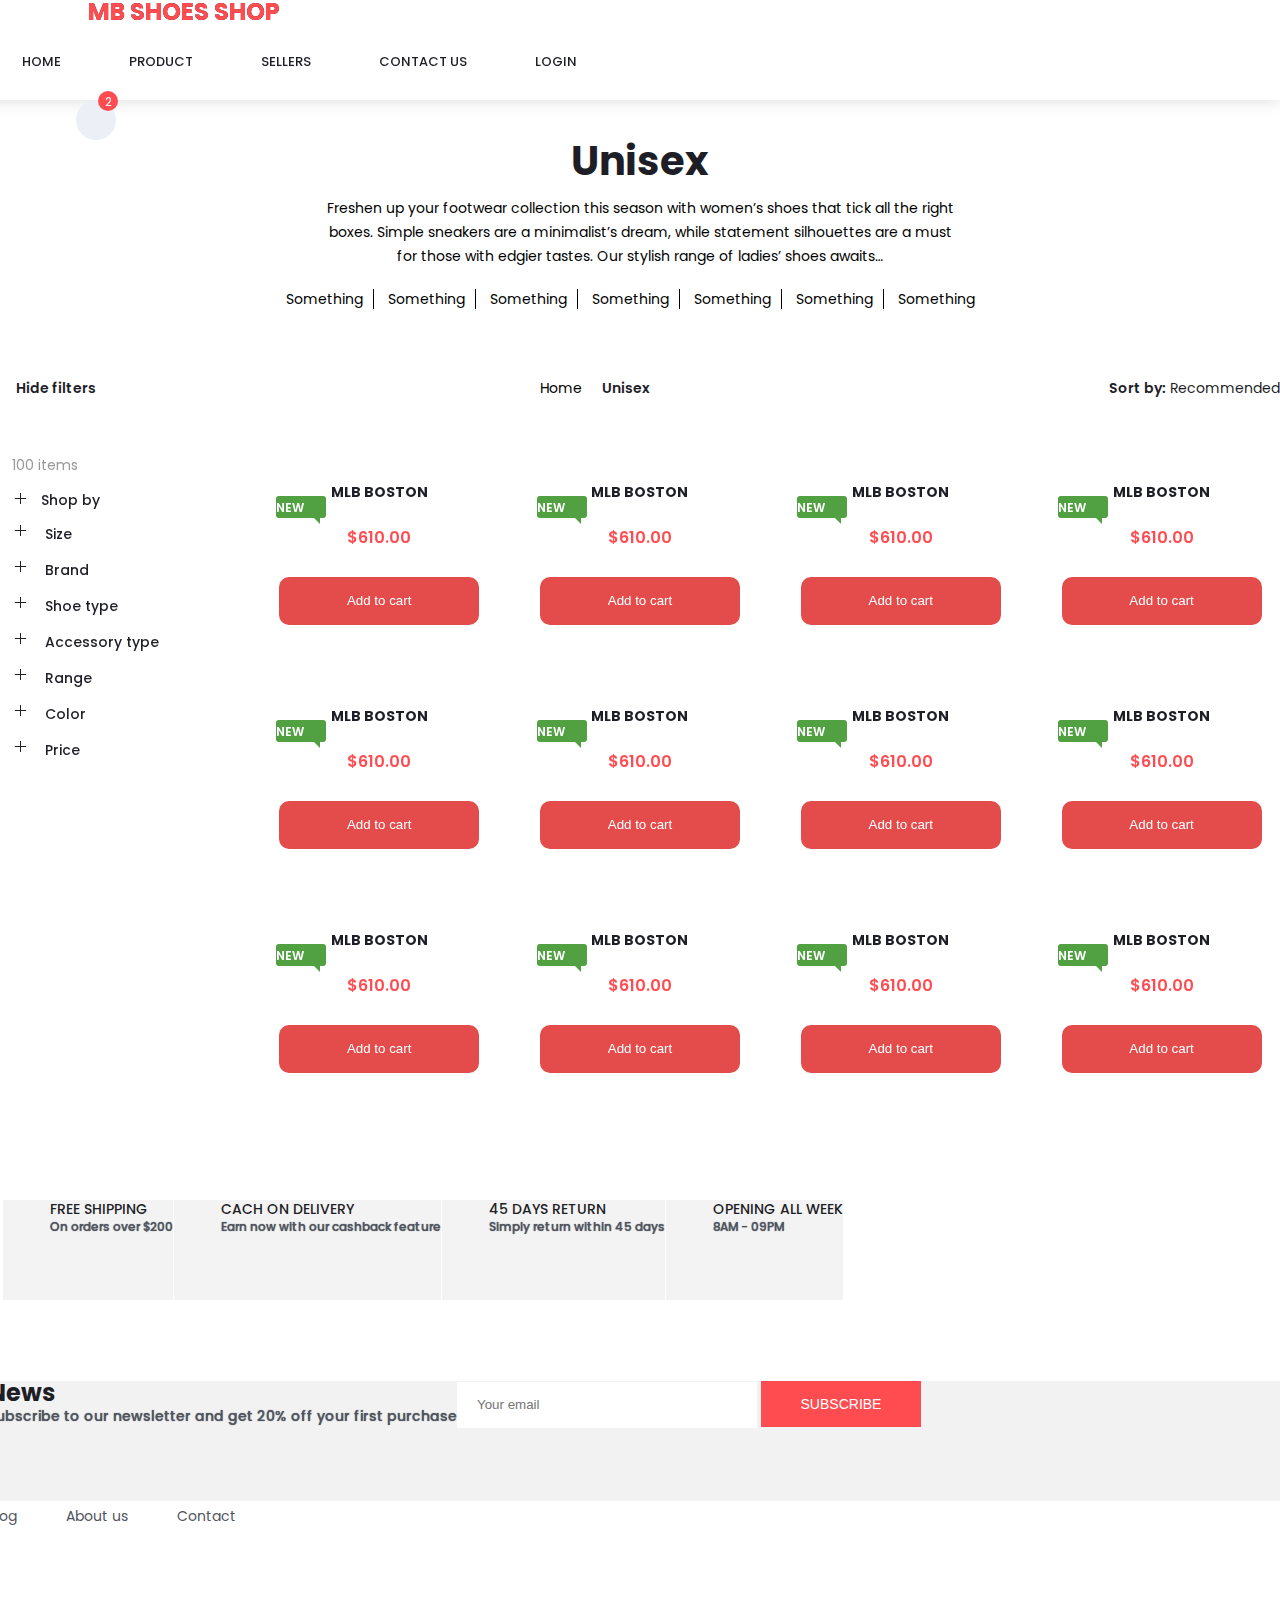
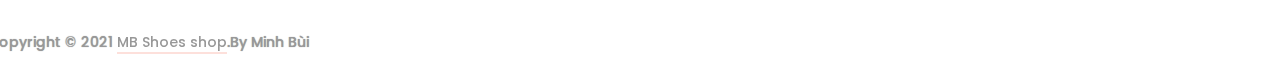
<file: Final Project/html/unisex.html>
<!DOCTYPE html>
<html lang="en">

<head>
    <meta charset="UTF-8">
    <meta http-equiv="X-UA-Compatible" content="IE=edge">
    <meta name="viewport" content="width=device-width, initial-scale=1.0">
    <title>Unisex</title>
    <link rel="stylesheet" href="https://cdnjs.cloudflare.com/ajax/libs/font-awesome/6.0.0-beta3/css/all.min.css"
        integrity="sha512-Fo3rlrZj/k7ujTnHg4CGR2D7kSs0v4LLanw2qksYuRlEzO+tcaEPQogQ0KaoGN26/zrn20ImR1DfuLWnOo7aBA=="
        crossorigin="anonymous" referrerpolicy="no-referrer" />
    <link href="https://cdn.jsdelivr.net/npm/bootstrap@5.1.1/dist/css/bootstrap.min.css" rel="stylesheet"
        integrity="sha384-F3w7mX95PdgyTmZZMECAngseQB83DfGTowi0iMjiWaeVhAn4FJkqJByhZMI3AhiU" crossorigin="anonymous">
    <link rel="stylesheet" href="./grid.css">
    <link rel="stylesheet" href="../style.css">
    <link rel="stylesheet" href="./html.css">
</head>

<body>
    <div class="app">
        <div class="container-fluid full-width gender-header" id="section1">
            <div class="row part-1 part">
                <nav class="d-flex justify-content-between align-items-center nav_container">
                    <div class="logo">
                        <h2 data-text="Mb Shoes shop">Mb Shoes shop</h2>
                    </div>
                    <div class='d-flex justify-content-center align-items-center'>
                        <ul class="navbar_menu">
                            <li><a href="../index.html">Home</a></li>
                            <li><a href="#section2">Product</a></li>
                            <li><a href="#section3">Sellers</a></li>
                            <li><a href="#section4">Contact Us</a></li>
                            <li><a href="./login2/login2.html">Login</a></li>
                        </ul>
                        <ul class="navbar_user">
                            <li><a><i class="fas fa-search grow"></i></a></li>
                            <li><a><i class="fas fa-user grow"></i></a></li>
                            <li class="checkout show-my-cart grow">
                                <a>
                                    <i class="fas fa-shopping-cart grow "></i>
                                    <span id="checkout_items" class="checkout_items">2</span>
                                </a>
                            </li>
                        </ul>
                    </div>
                </nav>
            </div>
        </div>
        <div class="top-heading">
            <h1>Unisex</h1>
            <p>Freshen up your footwear collection this season with women’s shoes that tick all the right boxes. Simple
                sneakers are a minimalist’s dream, while statement silhouettes are a must for those with edgier tastes.
                Our stylish range of ladies’ shoes awaits…</p>
            <ul class="nav">
                <li>    
                    <a href="#">Something</a>
                </li>
                <li>
                    <a href="#">Something</a>
                </li>
                <li>
                    <a href="#">Something</a>
                </li>
                <li>
                    <a href="#">Something</a>
                </li>
                <li>
                    <a href="#">Something</a>
                </li>
                <li>
                    <a href="#">Something</a>
                </li>
                <li>
                    <a href="#">Something</a>
                </li>
            </ul>
        </div>

        <div class="product-content">
            <div class="content-heading">
                <div class="content-heading-wrapper container wide">
                    <div class="item">
                        <i class="fas fa-chevron-down"></i>
                        <span style="font-weight: 600; cursor: pointer;">Hide filters</span>
                    </div>

                    <div class="item">
                        <a style="color: #000; transition: all 0.2s linear;" href="#">Home</a>
                        <i class="fas fa-chevron-right"></i>
                        <span style="font-weight: 600;">Unisex</span>
                    </div>

                    <div class="item">
                        <i class="fas fa-chevron-right"></i>
                        <span style="font-weight: 600; cursor: pointer;">Sort by:</span>
                        <span>Recommended</span>

                     
                    </div>
                </div>
            </div>

            <div class="content-inner container wide">
                <div class="row">
                    <div class="col l-2-4">
                        <div class="filter-bar">
                            <p class="item-quantity">100 items</p>
                            <ul class="filter-options">
                                <li class="item">
                                    <div>
                                        <span style="font-size: 22px; font-weight: 200;">+</span>
                                        <span>Shop by</span>
                                    </div>

                                 
                                </li>
                                <li class="item">
                                    <span style="font-size: 22px; font-weight: 200;">+</span>
                                    <span>Size</span>
                              
                                </li>
                                <li class="item">
                                    <span style="font-size: 22px; font-weight: 200;">+</span>
                                    <span>Brand</span>
                                
                                </li>
                                <li class="item">
                                    <span style="font-size: 22px; font-weight: 200;">+</span>
                                    <span>Shoe type</span>
                                
                                </li>
                                <li class="item">
                                    <span style="font-size: 22px; font-weight: 200;">+</span>
                                    <span>Accessory type</span>
                                    
                                </li>
                                <li class="item">
                                    <span style="font-size: 22px; font-weight: 200;">+</span>
                                    <span>Range</span>
                                    
                                </li>
                                <li class="item">
                                    <span style="font-size: 22px; font-weight: 200;">+</span>
                                    <span>Color</span>
                                 
                                </li>
                                <li class="item">
                                    <span style="font-size: 22px; font-weight: 200;">+</span>
                                    <span>Price</span>
                                    
                                </li>
                            </ul>
                        </div>
                    </div>
                    <div class="col l-9-6">
                        <div class="row">
                            <div class="col l-3">
                                <div class="product-item full-width">
                                    <div class="product_image" style="background-image: url('../images/a13.jfif')">
                                    </div>
                                    <div class="favorite">
                                        <i class="fas fa-heart heart-icon"></i>
                                    </div>
                                    <div
                                        class="product_bubble product_bubble_left product_bubble_green d-flex flex-column align-items-center">
                                        <span>New</span>
                                    </div>
                                    <div class="product_info">
                                        <h6 class="product_name" style="height:45px"><a href="">MLB BOSTON</a></h6>
                                        <div class="product_price" style="height:30px">$610.00</div>
                                    </div>
                                    <div class="buttons">
                                        <button class="cart-button">
                                            <span class="add-to-cart">Add to cart</span>
                                            <span class="added">Item Added</span>
                                            <i class="fa fa-shopping-cart"></i>
                                            <i class="fa fa-square"></i>
                                        </button>
                                    </div>
                                </div>
                            </div>
                            <div class="col l-3">
                                <div class="product-item full-width">
                                    <div class="product_image" style="background-image: url('../images/a13.jfif')">
                                    </div>
                                    <div class="favorite">
                                        <i class="fas fa-heart heart-icon"></i>
                                    </div>
                                    <div
                                        class="product_bubble product_bubble_left product_bubble_green d-flex flex-column align-items-center">
                                        <span>New</span>
                                    </div>
                                    <div class="product_info">
                                        <h6 class="product_name" style="height:45px"><a href="">MLB BOSTON</a></h6>
                                        <div class="product_price" style="height:30px">$610.00</div>
                                    </div>
                                    <div class="buttons">
                                        <button class="cart-button">
                                            <span class="add-to-cart">Add to cart</span>
                                            <span class="added">Item Added</span>
                                            <i class="fa fa-shopping-cart"></i>
                                            <i class="fa fa-square"></i>
                                        </button>
                                    </div>
                                </div>
                            </div>
                            <div class="col l-3">
                                <div class="product-item full-width">
                                    <div class="product_image" style="background-image: url('../images/a13.jfif')">
                                    </div>
                                    <div class="favorite">
                                        <i class="fas fa-heart heart-icon"></i>
                                    </div>
                                    <div
                                        class="product_bubble product_bubble_left product_bubble_green d-flex flex-column align-items-center">
                                        <span>New</span>
                                    </div>
                                    <div class="product_info">
                                        <h6 class="product_name" style="height:45px"><a href="">MLB BOSTON</a></h6>
                                        <div class="product_price" style="height:30px">$610.00</div>
                                    </div>
                                    <div class="buttons">
                                        <button class="cart-button">
                                            <span class="add-to-cart">Add to cart</span>
                                            <span class="added">Item Added</span>
                                            <i class="fa fa-shopping-cart"></i>
                                            <i class="fa fa-square"></i>
                                        </button>
                                    </div>
                                </div>
                            </div>
                            <div class="col l-3">
                                <div class="product-item full-width">
                                    <div class="product_image" style="background-image: url('../images/a13.jfif')">
                                    </div>
                                    <div class="favorite">
                                        <i class="fas fa-heart heart-icon"></i>
                                    </div>
                                    <div
                                        class="product_bubble product_bubble_left product_bubble_green d-flex flex-column align-items-center">
                                        <span>New</span>
                                    </div>
                                    <div class="product_info">
                                        <h6 class="product_name" style="height:45px"><a href="">MLB BOSTON</a></h6>
                                        <div class="product_price" style="height:30px">$610.00</div>
                                    </div>
                                    <div class="buttons">
                                        <button class="cart-button">
                                            <span class="add-to-cart">Add to cart</span>
                                            <span class="added">Item Added</span>
                                            <i class="fa fa-shopping-cart"></i>
                                            <i class="fa fa-square"></i>
                                        </button>
                                    </div>
                                </div>
                            </div>
                            <div class="col l-3">
                                <div class="product-item full-width">
                                    <div class="product_image" style="background-image: url('../images/a13.jfif')">
                                    </div>
                                    <div class="favorite">
                                        <i class="fas fa-heart heart-icon"></i>
                                    </div>
                                    <div
                                        class="product_bubble product_bubble_left product_bubble_green d-flex flex-column align-items-center">
                                        <span>New</span>
                                    </div>
                                    <div class="product_info">
                                        <h6 class="product_name" style="height:45px"><a href="">MLB BOSTON</a></h6>
                                        <div class="product_price" style="height:30px">$610.00</div>
                                    </div>
                                    <div class="buttons">
                                        <button class="cart-button">
                                            <span class="add-to-cart">Add to cart</span>
                                            <span class="added">Item Added</span>
                                            <i class="fa fa-shopping-cart"></i>
                                            <i class="fa fa-square"></i>
                                        </button>
                                    </div>
                                </div>
                            </div>
                            <div class="col l-3">
                                <div class="product-item full-width">
                                    <div class="product_image" style="background-image: url('../images/a13.jfif')">
                                    </div>
                                    <div class="favorite">
                                        <i class="fas fa-heart heart-icon"></i>
                                    </div>
                                    <div
                                        class="product_bubble product_bubble_left product_bubble_green d-flex flex-column align-items-center">
                                        <span>New</span>
                                    </div>
                                    <div class="product_info">
                                        <h6 class="product_name" style="height:45px"><a href="">MLB BOSTON</a></h6>
                                        <div class="product_price" style="height:30px">$610.00</div>
                                    </div>
                                    <div class="buttons">
                                        <button class="cart-button">
                                            <span class="add-to-cart">Add to cart</span>
                                            <span class="added">Item Added</span>
                                            <i class="fa fa-shopping-cart"></i>
                                            <i class="fa fa-square"></i>
                                        </button>
                                    </div>
                                </div>
                            </div>
                            <div class="col l-3">
                                <div class="product-item full-width">
                                    <div class="product_image" style="background-image: url('../images/a13.jfif')">
                                    </div>
                                    <div class="favorite">
                                        <i class="fas fa-heart heart-icon"></i>
                                    </div>
                                    <div
                                        class="product_bubble product_bubble_left product_bubble_green d-flex flex-column align-items-center">
                                        <span>New</span>
                                    </div>
                                    <div class="product_info">
                                        <h6 class="product_name" style="height:45px"><a href="">MLB BOSTON</a></h6>
                                        <div class="product_price" style="height:30px">$610.00</div>
                                    </div>
                                    <div class="buttons">
                                        <button class="cart-button">
                                            <span class="add-to-cart">Add to cart</span>
                                            <span class="added">Item Added</span>
                                            <i class="fa fa-shopping-cart"></i>
                                            <i class="fa fa-square"></i>
                                        </button>
                                    </div>
                                </div>
                            </div>
                            <div class="col l-3">
                                <div class="product-item full-width">
                                    <div class="product_image" style="background-image: url('../images/a13.jfif')">
                                    </div>
                                    <div class="favorite">
                                        <i class="fas fa-heart heart-icon"></i>
                                    </div>
                                    <div
                                        class="product_bubble product_bubble_left product_bubble_green d-flex flex-column align-items-center">
                                        <span>New</span>
                                    </div>
                                    <div class="product_info">
                                        <h6 class="product_name" style="height:45px"><a href="">MLB BOSTON</a></h6>
                                        <div class="product_price" style="height:30px">$610.00</div>
                                    </div>
                                    <div class="buttons">
                                        <button class="cart-button">
                                            <span class="add-to-cart">Add to cart</span>
                                            <span class="added">Item Added</span>
                                            <i class="fa fa-shopping-cart"></i>
                                            <i class="fa fa-square"></i>
                                        </button>
                                    </div>
                                </div>
                            </div>
                            <div class="col l-3">
                                <div class="product-item full-width">
                                    <div class="product_image" style="background-image: url('../images/a13.jfif')">
                                    </div>
                                    <div class="favorite">
                                        <i class="fas fa-heart heart-icon"></i>
                                    </div>
                                    <div
                                        class="product_bubble product_bubble_left product_bubble_green d-flex flex-column align-items-center">
                                        <span>New</span>
                                    </div>
                                    <div class="product_info">
                                        <h6 class="product_name" style="height:45px"><a href="">MLB BOSTON</a></h6>
                                        <div class="product_price" style="height:30px">$610.00</div>
                                    </div>
                                    <div class="buttons">
                                        <button class="cart-button">
                                            <span class="add-to-cart">Add to cart</span>
                                            <span class="added">Item Added</span>
                                            <i class="fa fa-shopping-cart"></i>
                                            <i class="fa fa-square"></i>
                                        </button>
                                    </div>
                                </div>
                            </div>
                            <div class="col l-3">
                                <div class="product-item full-width">
                                    <div class="product_image" style="background-image: url('../images/a13.jfif')">
                                    </div>
                                    <div class="favorite">
                                        <i class="fas fa-heart heart-icon"></i>
                                    </div>
                                    <div
                                        class="product_bubble product_bubble_left product_bubble_green d-flex flex-column align-items-center">
                                        <span>New</span>
                                    </div>
                                    <div class="product_info">
                                        <h6 class="product_name" style="height:45px"><a href="">MLB BOSTON</a></h6>
                                        <div class="product_price" style="height:30px">$610.00</div>
                                    </div>
                                    <div class="buttons">
                                        <button class="cart-button">
                                            <span class="add-to-cart">Add to cart</span>
                                            <span class="added">Item Added</span>
                                            <i class="fa fa-shopping-cart"></i>
                                            <i class="fa fa-square"></i>
                                        </button>
                                    </div>
                                </div>
                            </div>
                            <div class="col l-3">
                                <div class="product-item full-width">
                                    <div class="product_image" style="background-image: url('../images/a13.jfif')">
                                    </div>
                                    <div class="favorite">
                                        <i class="fas fa-heart heart-icon"></i>
                                    </div>
                                    <div
                                        class="product_bubble product_bubble_left product_bubble_green d-flex flex-column align-items-center">
                                        <span>New</span>
                                    </div>
                                    <div class="product_info">
                                        <h6 class="product_name" style="height:45px"><a href="">MLB BOSTON</a></h6>
                                        <div class="product_price" style="height:30px">$610.00</div>
                                    </div>
                                    <div class="buttons">
                                        <button class="cart-button">
                                            <span class="add-to-cart">Add to cart</span>
                                            <span class="added">Item Added</span>
                                            <i class="fa fa-shopping-cart"></i>
                                            <i class="fa fa-square"></i>
                                        </button>
                                    </div>
                                </div>
                            </div>
                            <div class="col l-3">
                                <div class="product-item full-width">
                                    <div class="product_image" style="background-image: url('../images/a13.jfif')">
                                    </div>
                                    <div class="favorite">
                                        <i class="fas fa-heart heart-icon"></i>
                                    </div>
                                    <div
                                        class="product_bubble product_bubble_left product_bubble_green d-flex flex-column align-items-center">
                                        <span>New</span>
                                    </div>
                                    <div class="product_info">
                                        <h6 class="product_name" style="height:45px"><a href="">MLB BOSTON</a></h6>
                                        <div class="product_price" style="height:30px">$610.00</div>
                                    </div>
                                    <div class="buttons">
                                        <button class="cart-button">
                                            <span class="add-to-cart">Add to cart</span>
                                            <span class="added">Item Added</span>
                                            <i class="fa fa-shopping-cart"></i>
                                            <i class="fa fa-square"></i>
                                        </button>
                                    </div>
                                </div>
                            </div>
                        </div>
                    </div>
                </div>
            </div>

            <div class="benefit" id="section4">
                <div class="container">
                    <div class="row benefit_row">
                        <div class="col-lg-3 benefit_col">
                            <div class="benefit_item d-flex flex-row align-items-center">
                                <div class="benefit_icon"><i class="fa fa-truck" aria-hidden="true"></i></div>
                                <div class="benefit_content">
                                    <h6>free shipping</h6>
                                    <p>On orders over $200</p>
                                </div>
                            </div>
                        </div>
                        <div class="col-lg-3 benefit_col">
                            <div class="benefit_item d-flex flex-row align-items-center">
                                <div class="benefit_icon"><i class="fas fa-wallet" aria-hidden="true"></i></div>
                                <div class="benefit_content">
                                    <h6>cach on delivery</h6>
                                    <p>Earn now with our cashback feature</p>
                                </div>
                            </div>
                        </div>
                        <div class="col-lg-3 benefit_col">
                            <div class="benefit_item d-flex flex-row align-items-center">
                                <div class="benefit_icon"><i class="fa fa-undo" aria-hidden="true"></i></div>
                                <div class="benefit_content">
                                    <h6>45 days return</h6>
                                    <p>Simply return within 45 days</p>
                                </div>
                            </div>
                        </div>
                        <div class="col-lg-3 benefit_col">
                            <div class="benefit_item d-flex flex-row align-items-center">
                                <div class="benefit_icon"><i class="far fa-clock" aria-hidden="true"></i></div>
                                <div class="benefit_content">
                                    <h6>opening all week</h6>
                                    <p>8AM - 09PM</p>
                                </div>
                            </div>
                        </div>
                    </div>
                </div>
            </div>

            <div class="newsletter">
                <div class="container">
                    <div class="row">
                        <div class="col-lg-6">
                            <div
                                class="newsletter_text d-flex flex-column justify-content-center align-items-lg-start align-items-md-center text-center">
                                <h4>News</h4>
                                <p>Subscribe to our newsletter and get 20% off your first purchase</p>
                            </div>
                        </div>
                        <div class="col-lg-6">
                            <form action="post">
                                <div
                                    class="newsletter_form d-flex flex-md-row flex-column flex-xs-column align-items-center justify-content-lg-end justify-content-center">
                                    <input id="newsletter_email" type="email" placeholder="Your email"
                                        required="required" data-error="Valid email is required.">
                                    <button id="newsletter_submit" type="submit" class="newsletter_submit_btn trans_300"
                                        value="Submit">subscribe</button>
                                </div>
                            </form>
                        </div>
                    </div>
                </div>
            </div>

            <div class="container">
                <div class="row">
                    <div class="col-lg-6">
                        <div
                            class="footer_nav_container d-flex flex-sm-row flex-column align-items-center justify-content-lg-start justify-content-center text-center">
                            <ul class="footer_nav">
                                <li><a>Blog</a></li>
                                <li><a>About us</a></li>
                                <li><a>Contact</a></li>
                            </ul>
                        </div>
                    </div>
                    <div class="col-lg-6">
                        <div
                            class="footer_social d-flex flex-row align-items-center justify-content-lg-end justify-content-center">
                            <ul>
                                <li><a><i class="ic2 fab fa-facebook fa-2x icon" aria-hidden="true"></i></a></li>
                                <li><a><i class="ic1 fab fa-twitter fa-2x icon" aria-hidden="true"></i></a></li>

                                <li><a><i class="ic4  fab fa-linkedin-in icon fa-2x" aria-hidden="true"></i></a>

                                <li><a><i class="ic3 fab fa-google-plus-g fa-2x icon" aria-hidden="true"></i></a></li>

                            </ul>
                        </div>
                    </div>
                </div>
            </div>
            <div class="copyright">
                <div class="container-fluid">
                    <div class="row">
                        <div class="col-lg-12 col-md-12 col-xs-12">
                            <div class="copyright_text">
                                <p style="text-align: center;">Copyright © 2021 <a>MB Shoes shop</a>.By Minh Bùi</p>
                            </div>
                        </div>
                    </div>
                </div>
            </div>
        </div>
    </div>

    </div>
</body>

</html>
</file>
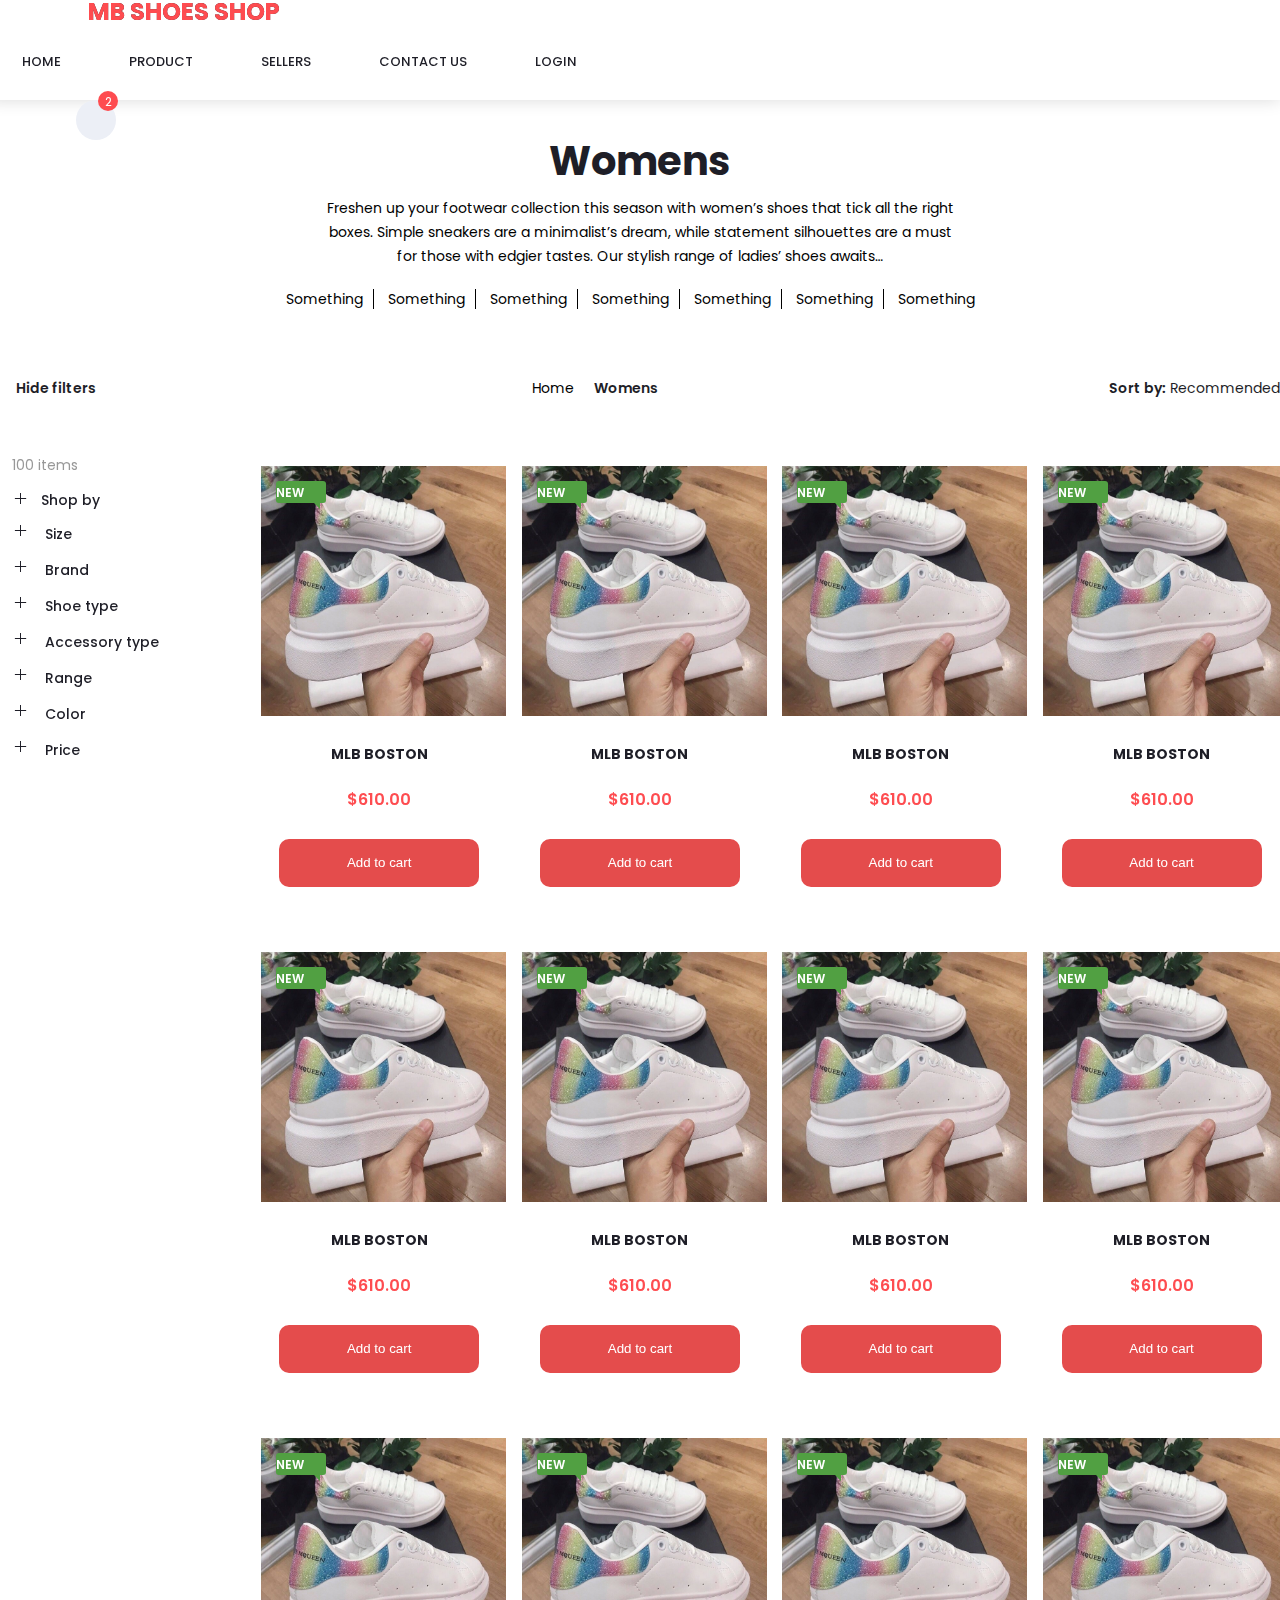
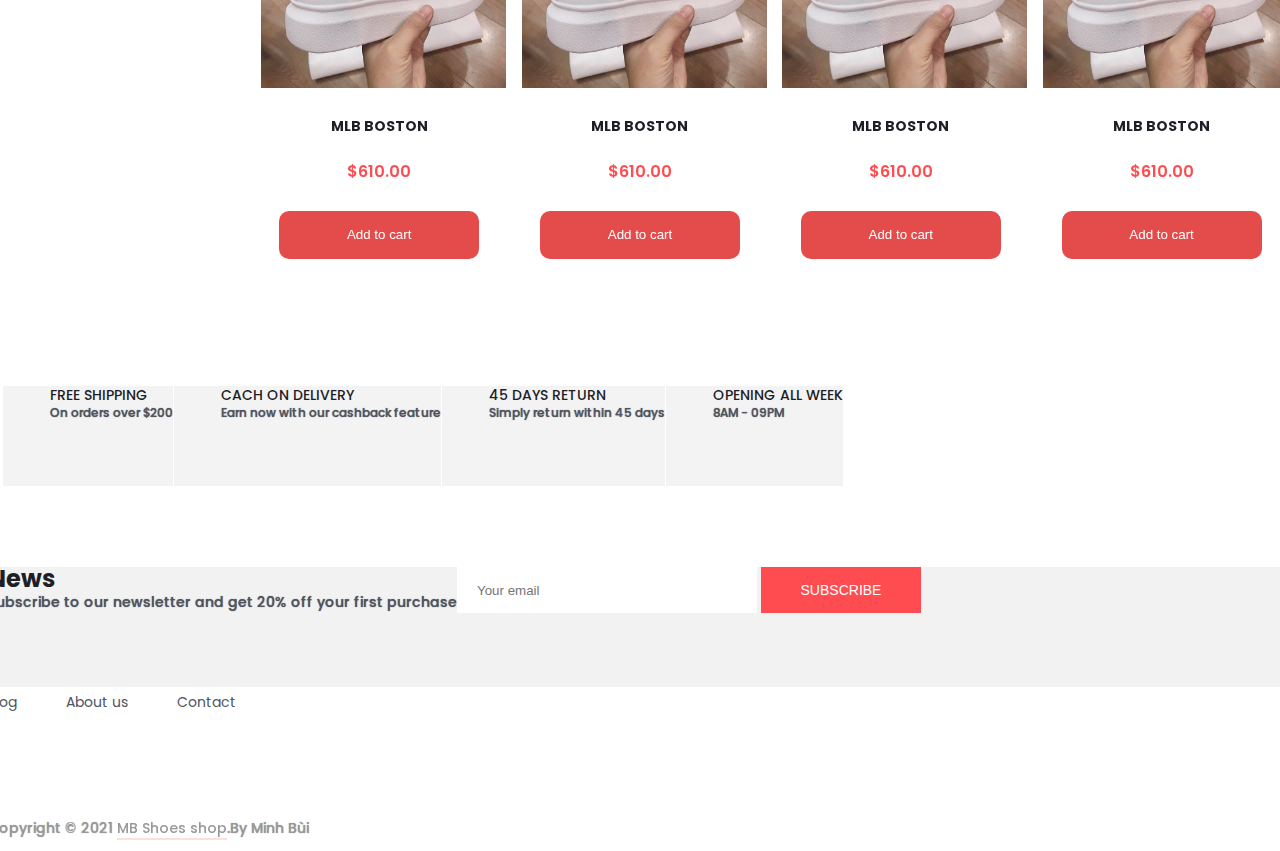
<file: Final Project/html/women.html>
<!DOCTYPE html>
<html lang="en">

<head>
    <meta charset="UTF-8">
    <meta http-equiv="X-UA-Compatible" content="IE=edge">
    <meta name="viewport" content="width=device-width, initial-scale=1.0">
    <title>Women</title>
    <link rel="stylesheet" href="https://cdnjs.cloudflare.com/ajax/libs/font-awesome/6.0.0-beta3/css/all.min.css"
        integrity="sha512-Fo3rlrZj/k7ujTnHg4CGR2D7kSs0v4LLanw2qksYuRlEzO+tcaEPQogQ0KaoGN26/zrn20ImR1DfuLWnOo7aBA=="
        crossorigin="anonymous" referrerpolicy="no-referrer" />
    <link href="https://cdn.jsdelivr.net/npm/bootstrap@5.1.1/dist/css/bootstrap.min.css" rel="stylesheet"
        integrity="sha384-F3w7mX95PdgyTmZZMECAngseQB83DfGTowi0iMjiWaeVhAn4FJkqJByhZMI3AhiU" crossorigin="anonymous">
    <link rel="stylesheet" href="./grid.css">
    <link rel="stylesheet" href="../style.css">
    <link rel="stylesheet" href="./html.css">
</head>

<body>
    <div class="app">
        <div class="container-fluid full-width gender-header" id="section1">
            <div class="row part-1 part">
                <nav class="d-flex justify-content-between align-items-center nav_container">
                    <div class="logo">
                        <h2 data-text="Mb Shoes shop">Mb Shoes shop</h2>
                    </div>
                    <div class='d-flex justify-content-center align-items-center'>
                        <ul class="navbar_menu">
                            <li><a href="../index.html">Home</a></li>
                            <li><a href="#section2">Product</a></li>
                            <li><a href="#section3">Sellers</a></li>
                            <li><a href="#section4">Contact Us</a></li>
                            <li><a href="./login2/login2.html">Login</a></li>
                        </ul>
                        <ul class="navbar_user">
                            <li><a><i class="fas fa-search grow"></i></a></li>
                            <li><a><i class="fas fa-user grow"></i></a></li>
                            <li class="checkout show-my-cart grow">
                                <a>
                                    <i class="fas fa-shopping-cart grow "></i>
                                    <span id="checkout_items" class="checkout_items">2</span>
                                </a>
                            </li>
                        </ul>
                    </div>
                </nav>
            </div>
        </div>
        <div class="top-heading">
            <h1>Womens</h1>
            <p>Freshen up your footwear collection this season with women’s shoes that tick all the right boxes. Simple
                sneakers are a minimalist’s dream, while statement silhouettes are a must for those with edgier tastes.
                Our stylish range of ladies’ shoes awaits…</p>
            <ul class="nav">
                <li>
                    <a href="#">Something</a>
                </li>
                <li>
                    <a href="#">Something</a>
                </li>
                <li>
                    <a href="#">Something</a>
                </li>
                <li>
                    <a href="#">Something</a>
                </li>
                <li>
                    <a href="#">Something</a>
                </li>
                <li>
                    <a href="#">Something</a>
                </li>
                <li>
                    <a href="#">Something</a>
                </li>
            </ul>
        </div>

        <div class="product-content">
            <div class="content-heading">
                <div class="content-heading-wrapper container wide">
                    <div class="item">
                        <i class="fas fa-chevron-down"></i>
                        <span style="font-weight: 600; cursor: pointer;">Hide filters</span>
                    </div>

                    <div class="item">
                        <a style="color: #000; transition: all 0.2s linear;" href="#">Home</a>
                        <i class="fas fa-chevron-right"></i>
                        <span style="font-weight: 600;">Womens</span>
                    </div>

                    <div class="item">
                        <i class="fas fa-chevron-right"></i>
                        <span style="font-weight: 600; cursor: pointer;">Sort by:</span>
                        <span>Recommended</span>
                    </div>
                </div>
            </div>

            <div class="content-inner container wide">
                <div class="row">
                    <div class="col l-2-4">
                        <div class="filter-bar">
                            <p class="item-quantity">100 items</p>
                            <ul class="filter-options">
                                <li class="item">
                                    <div>
                                        <span style="font-size: 22px; font-weight: 200;">+</span>
                                        <span>Shop by</span>
                                    </div>


                                </li>
                                <li class="item">
                                    <span style="font-size: 22px; font-weight: 200;">+</span>
                                    <span>Size</span>

                                </li>
                                <li class="item">
                                    <span style="font-size: 22px; font-weight: 200;">+</span>
                                    <span>Brand</span>

                                </li>
                                <li class="item">
                                    <span style="font-size: 22px; font-weight: 200;">+</span>
                                    <span>Shoe type</span>

                                </li>
                                <li class="item">
                                    <span style="font-size: 22px; font-weight: 200;">+</span>
                                    <span>Accessory type</span>

                                </li>
                                <li class="item">
                                    <span style="font-size: 22px; font-weight: 200;">+</span>
                                    <span>Range</span>

                                </li>
                                <li class="item">
                                    <span style="font-size: 22px; font-weight: 200;">+</span>
                                    <span>Color</span>
                                  
                                </li>
                                <li class="item">
                                    <span style="font-size: 22px; font-weight: 200;">+</span>
                                    <span>Price</span>
                                   
                                </li>
                            </ul>
                        </div>
                    </div>
                    <div class="col l-9-6">
                        <div class="row">
                            <div class="col l-3">
                                <div class="product-item full-width">
                                    <div class="product_image" >
                                        <img class="new_img" src="../images/a11.jpg" alt="" srcset="">
                                    </div>
                                    <div class="favorite">
                                        <i class="fas fa-heart heart-icon"></i>
                                    </div>
                                    <div
                                        class="product_bubble product_bubble_left product_bubble_green d-flex flex-column align-items-center">
                                        <span>New</span>
                                    </div>
                                    <div class="product_info">
                                        <h6 class="product_name" style="height:45px"><a href="">MLB BOSTON</a></h6>
                                        <div class="product_price" style="height:30px">$610.00</div>
                                    </div>
                                    <div class="buttons">
                                        <button class="cart-button">
                                            <span class="add-to-cart">Add to cart</span>
                                            <span class="added">Item Added</span>
                                            <i class="fa fa-shopping-cart"></i>
                                            <i class="fa fa-square"></i>
                                        </button>
                                    </div>
                                </div>
                            </div>
                            <div class="col l-3">
                                <div class="product-item full-width">
                                    <div class="product_image">
                                        <img class="new_img" src="../images/a11.jpg" alt="" srcset="">
                                    </div>
                                    <div class="favorite">
                                        <i class="fas fa-heart heart-icon"></i>
                                    </div>
                                    <div
                                        class="product_bubble product_bubble_left product_bubble_green d-flex flex-column align-items-center">
                                        <span>New</span>
                                    </div>
                                    <div class="product_info">
                                        <h6 class="product_name" style="height:45px"><a href="">MLB BOSTON</a></h6>
                                        <div class="product_price" style="height:30px">$610.00</div>
                                    </div>
                                    <div class="buttons">
                                        <button class="cart-button">
                                            <span class="add-to-cart">Add to cart</span>
                                            <span class="added">Item Added</span>
                                            <i class="fa fa-shopping-cart"></i>
                                            <i class="fa fa-square"></i>
                                        </button>
                                    </div>
                                </div>
                            </div>
                            <div class="col l-3">
                                <div class="product-item full-width">
                                    <div class="product_image">
                                        <img class="new_img" src="../images/a11.jpg" alt="" srcset="">
                                    </div>
                                    <div class="favorite">
                                        <i class="fas fa-heart heart-icon"></i>
                                    </div>
                                    <div
                                        class="product_bubble product_bubble_left product_bubble_green d-flex flex-column align-items-center">
                                        <span>New</span>
                                    </div>
                                    <div class="product_info">
                                        <h6 class="product_name" style="height:45px"><a href="">MLB BOSTON</a></h6>
                                        <div class="product_price" style="height:30px">$610.00</div>
                                    </div>
                                    <div class="buttons">
                                        <button class="cart-button">
                                            <span class="add-to-cart">Add to cart</span>
                                            <span class="added">Item Added</span>
                                            <i class="fa fa-shopping-cart"></i>
                                            <i class="fa fa-square"></i>
                                        </button>
                                    </div>
                                </div>
                            </div>
                            <div class="col l-3">
                                <div class="product-item full-width">
                                    <div class="product_image" >
                                        <img class="new_img" src="../images/a11.jpg" alt="" srcset="">
                                    </div>
                                    <div class="favorite">
                                        <i class="fas fa-heart heart-icon"></i>
                                    </div>
                                    <div
                                        class="product_bubble product_bubble_left product_bubble_green d-flex flex-column align-items-center">
                                        <span>New</span>
                                    </div>
                                    <div class="product_info">
                                        <h6 class="product_name" style="height:45px"><a href="">MLB BOSTON</a></h6>
                                        <div class="product_price" style="height:30px">$610.00</div>
                                    </div>
                                    <div class="buttons">
                                        <button class="cart-button">
                                            <span class="add-to-cart">Add to cart</span>
                                            <span class="added">Item Added</span>
                                            <i class="fa fa-shopping-cart"></i>
                                            <i class="fa fa-square"></i>
                                        </button>
                                    </div>
                                </div>
                            </div>
                            <div class="col l-3">
                                <div class="product-item full-width">
                                    <div class="product_image" >
                                        <img class="new_img" src="../images/a11.jpg" alt="" srcset="">
                                    </div>
                                    <div class="favorite">
                                        <i class="fas fa-heart heart-icon"></i>
                                    </div>
                                    <div
                                        class="product_bubble product_bubble_left product_bubble_green d-flex flex-column align-items-center">
                                        <span>New</span>
                                    </div>
                                    <div class="product_info">
                                        <h6 class="product_name" style="height:45px"><a href="">MLB BOSTON</a></h6>
                                        <div class="product_price" style="height:30px">$610.00</div>
                                    </div>
                                    <div class="buttons">
                                        <button class="cart-button">
                                            <span class="add-to-cart">Add to cart</span>
                                            <span class="added">Item Added</span>
                                            <i class="fa fa-shopping-cart"></i>
                                            <i class="fa fa-square"></i>
                                        </button>
                                    </div>
                                </div>
                            </div>
                            <div class="col l-3">
                                <div class="product-item full-width">
                                    <div class="product_image" >
                                        <img class="new_img" src="../images/a11.jpg" alt="" srcset="">
                                    </div>
                                    <div class="favorite">
                                        <i class="fas fa-heart heart-icon"></i>
                                    </div>
                                    <div
                                        class="product_bubble product_bubble_left product_bubble_green d-flex flex-column align-items-center">
                                        <span>New</span>
                                    </div>
                                    <div class="product_info">
                                        <h6 class="product_name" style="height:45px"><a href="">MLB BOSTON</a></h6>
                                        <div class="product_price" style="height:30px">$610.00</div>
                                    </div>
                                    <div class="buttons">
                                        <button class="cart-button">
                                            <span class="add-to-cart">Add to cart</span>
                                            <span class="added">Item Added</span>
                                            <i class="fa fa-shopping-cart"></i>
                                            <i class="fa fa-square"></i>
                                        </button>
                                    </div>
                                </div>
                            </div>
                            <div class="col l-3">
                                <div class="product-item full-width">
                                    <div class="product_image" >
                                        <img class="new_img" src="../images/a11.jpg" alt="" srcset="">
                                    </div>
                                    <div class="favorite">
                                        <i class="fas fa-heart heart-icon"></i>
                                    </div>
                                    <div
                                        class="product_bubble product_bubble_left product_bubble_green d-flex flex-column align-items-center">
                                        <span>New</span>
                                    </div>
                                    <div class="product_info">
                                        <h6 class="product_name" style="height:45px"><a href="">MLB BOSTON</a></h6>
                                        <div class="product_price" style="height:30px">$610.00</div>
                                    </div>
                                    <div class="buttons">
                                        <button class="cart-button">
                                            <span class="add-to-cart">Add to cart</span>
                                            <span class="added">Item Added</span>
                                            <i class="fa fa-shopping-cart"></i>
                                            <i class="fa fa-square"></i>
                                        </button>
                                    </div>
                                </div>
                            </div>
                            <div class="col l-3">
                                <div class="product-item full-width">
                                    <div class="product_image" >
                                        <img class="new_img" src="../images/a11.jpg" alt="" srcset="">
                                    </div>
                                    <div class="favorite">
                                        <i class="fas fa-heart heart-icon"></i>
                                    </div>
                                    <div
                                        class="product_bubble product_bubble_left product_bubble_green d-flex flex-column align-items-center">
                                        <span>New</span>
                                    </div>
                                    <div class="product_info">
                                        <h6 class="product_name" style="height:45px"><a href="">MLB BOSTON</a></h6>
                                        <div class="product_price" style="height:30px">$610.00</div>
                                    </div>
                                    <div class="buttons">
                                        <button class="cart-button">
                                            <span class="add-to-cart">Add to cart</span>
                                            <span class="added">Item Added</span>
                                            <i class="fa fa-shopping-cart"></i>
                                            <i class="fa fa-square"></i>
                                        </button>
                                    </div>
                                </div>
                            </div>
                            <div class="col l-3">
                                <div class="product-item full-width">
                                    <div class="product_image" >
                                        <img class="new_img" src="../images/a11.jpg" alt="" srcset="">
                                    </div>
                                    <div class="favorite">
                                        <i class="fas fa-heart heart-icon"></i>
                                    </div>
                                    <div
                                        class="product_bubble product_bubble_left product_bubble_green d-flex flex-column align-items-center">
                                        <span>New</span>
                                    </div>
                                    <div class="product_info">
                                        <h6 class="product_name" style="height:45px"><a href="">MLB BOSTON</a></h6>
                                        <div class="product_price" style="height:30px">$610.00</div>
                                    </div>
                                    <div class="buttons">
                                        <button class="cart-button">
                                            <span class="add-to-cart">Add to cart</span>
                                            <span class="added">Item Added</span>
                                            <i class="fa fa-shopping-cart"></i>
                                            <i class="fa fa-square"></i>
                                        </button>
                                    </div>
                                </div>
                            </div>
                            <div class="col l-3">
                                <div class="product-item full-width">
                                    <div class="product_image" >
                                        <img class="new_img" src="../images/a11.jpg" alt="" srcset="">
                                    </div>
                                    <div class="favorite">
                                        <i class="fas fa-heart heart-icon"></i>
                                    </div>
                                    <div
                                        class="product_bubble product_bubble_left product_bubble_green d-flex flex-column align-items-center">
                                        <span>New</span>
                                    </div>
                                    <div class="product_info">
                                        <h6 class="product_name" style="height:45px"><a href="">MLB BOSTON</a></h6>
                                        <div class="product_price" style="height:30px">$610.00</div>
                                    </div>
                                    <div class="buttons">
                                        <button class="cart-button">
                                            <span class="add-to-cart">Add to cart</span>
                                            <span class="added">Item Added</span>
                                            <i class="fa fa-shopping-cart"></i>
                                            <i class="fa fa-square"></i>
                                        </button>
                                    </div>
                                </div>
                            </div>
                            <div class="col l-3">
                                <div class="product-item full-width">
                                    <div class="product_image" >
                                        <img class="new_img" src="../images/a11.jpg" alt="" srcset="">
                                    </div>
                                    <div class="favorite">
                                        <i class="fas fa-heart heart-icon"></i>
                                    </div>
                                    <div
                                        class="product_bubble product_bubble_left product_bubble_green d-flex flex-column align-items-center">
                                        <span>New</span>
                                    </div>
                                    <div class="product_info">
                                        <h6 class="product_name" style="height:45px"><a href="">MLB BOSTON</a></h6>
                                        <div class="product_price" style="height:30px">$610.00</div>
                                    </div>
                                    <div class="buttons">
                                        <button class="cart-button">
                                            <span class="add-to-cart">Add to cart</span>
                                            <span class="added">Item Added</span>
                                            <i class="fa fa-shopping-cart"></i>
                                            <i class="fa fa-square"></i>
                                        </button>
                                    </div>
                                </div>
                            </div>
                            <div class="col l-3">
                                <div class="product-item full-width">
                                    <div class="product_image" >
                                        <img class="new_img" src="../images/a11.jpg" alt="" srcset="">
                                    </div>
                                    <div class="favorite">
                                        <i class="fas fa-heart heart-icon"></i>
                                    </div>
                                    <div
                                        class="product_bubble product_bubble_left product_bubble_green d-flex flex-column align-items-center">
                                        <span>New</span>
                                    </div>
                                    <div class="product_info">
                                        <h6 class="product_name" style="height:45px"><a href="">MLB BOSTON</a></h6>
                                        <div class="product_price" style="height:30px">$610.00</div>
                                    </div>
                                    <div class="buttons">
                                        <button class="cart-button">
                                            <span class="add-to-cart">Add to cart</span>
                                            <span class="added">Item Added</span>
                                            <i class="fa fa-shopping-cart"></i>
                                            <i class="fa fa-square"></i>
                                        </button>
                                    </div>
                                </div>
                            </div>
                        </div>
                    </div>
                </div>
            </div>

            <div class="benefit" id="section4">
                <div class="container">
                    <div class="row benefit_row">
                        <div class="col-lg-3 benefit_col">
                            <div class="benefit_item d-flex flex-row align-items-center">
                                <div class="benefit_icon"><i class="fa fa-truck" aria-hidden="true"></i></div>
                                <div class="benefit_content">
                                    <h6>free shipping</h6>
                                    <p>On orders over $200</p>
                                </div>
                            </div>
                        </div>
                        <div class="col-lg-3 benefit_col">
                            <div class="benefit_item d-flex flex-row align-items-center">
                                <div class="benefit_icon"><i class="fas fa-wallet" aria-hidden="true"></i></div>
                                <div class="benefit_content">
                                    <h6>cach on delivery</h6>
                                    <p>Earn now with our cashback feature</p>
                                </div>
                            </div>
                        </div>
                        <div class="col-lg-3 benefit_col">
                            <div class="benefit_item d-flex flex-row align-items-center">
                                <div class="benefit_icon"><i class="fa fa-undo" aria-hidden="true"></i></div>
                                <div class="benefit_content">
                                    <h6>45 days return</h6>
                                    <p>Simply return within 45 days</p>
                                </div>
                            </div>
                        </div>
                        <div class="col-lg-3 benefit_col">
                            <div class="benefit_item d-flex flex-row align-items-center">
                                <div class="benefit_icon"><i class="far fa-clock" aria-hidden="true"></i></div>
                                <div class="benefit_content">
                                    <h6>opening all week</h6>
                                    <p>8AM - 09PM</p>
                                </div>
                            </div>
                        </div>
                    </div>
                </div>
            </div>

            <div class="newsletter">
                <div class="container">
                    <div class="row">
                        <div class="col-lg-6">
                            <div
                                class="newsletter_text d-flex flex-column justify-content-center align-items-lg-start align-items-md-center text-center">
                                <h4>News</h4>
                                <p>Subscribe to our newsletter and get 20% off your first purchase</p>
                            </div>
                        </div>
                        <div class="col-lg-6">
                            <form action="post">
                                <div
                                    class="newsletter_form d-flex flex-md-row flex-column flex-xs-column align-items-center justify-content-lg-end justify-content-center">
                                    <input id="newsletter_email" type="email" placeholder="Your email"
                                        required="required" data-error="Valid email is required.">
                                    <button id="newsletter_submit" type="submit" class="newsletter_submit_btn trans_300"
                                        value="Submit">subscribe</button>
                                </div>
                            </form>
                        </div>
                    </div>
                </div>
            </div>

            <div class="container">
                <div class="row">
                    <div class="col-lg-6">
                        <div
                            class="footer_nav_container d-flex flex-sm-row flex-column align-items-center justify-content-lg-start justify-content-center text-center">
                            <ul class="footer_nav">
                                <li><a>Blog</a></li>
                                <li><a>About us</a></li>
                                <li><a>Contact</a></li>
                            </ul>
                        </div>
                    </div>
                    <div class="col-lg-6">
                        <div
                            class="footer_social d-flex flex-row align-items-center justify-content-lg-end justify-content-center">
                            <ul>
                                <li><a><i class="ic2 fab fa-facebook fa-2x icon" aria-hidden="true"></i></a></li>
                                <li><a><i class="ic1 fab fa-twitter fa-2x icon" aria-hidden="true"></i></a></li>

                                <li><a><i class="ic4 fab fa-linkedin-in icon fa-2x" aria-hidden="true"></i></a>

                                <li><a><i class="ic3 fab fa-google-plus-g fa-2x icon" aria-hidden="true"></i></a></li>

                            </ul>
                        </div>
                    </div>
                </div>
            </div>
            <div class="copyright">
                <div class="container-fluid">
                    <div class="row">
                        <div class="col-lg-12 col-md-12 col-xs-12">
                            <div class="copyright_text">
                                <p style="text-align: center;">Copyright © 2021 <a>MB Shoes shop</a>.By Minh Bùi</p>
                            </div>
                        </div>
                    </div>
                </div>
            </div>
        </div>
    </div>

    </div>
</body>

</html>
</file>
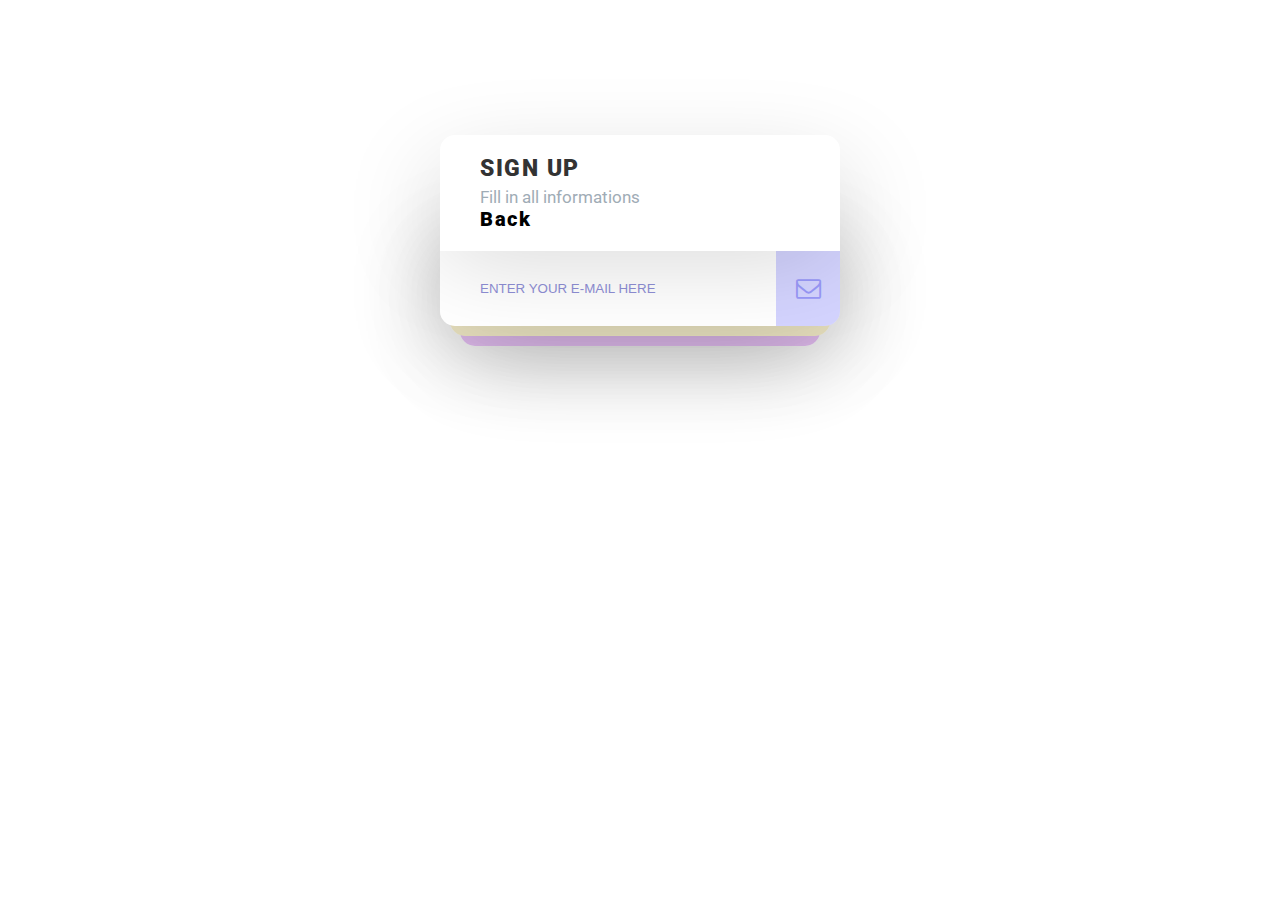
<file: JSIO3/lesson7/new.html>
<!DOCTYPE html>
<html lang="en">
<head>
  <meta charset="UTF-8">
  <meta http-equiv="X-UA-Compatible" content="IE=edge">
  <meta name="viewport" content="width=, initial-scale=1.0">
  <link rel="stylesheet" href="https://maxcdn.bootstrapcdn.com/font-awesome/4.5.0/css/font-awesome.min.css">
<link href='https://fonts.googleapis.com/css?family=Roboto:400,700,900' rel='stylesheet' type='text/css'>
  <title>Document</title>
</head>
<body>
<div class="registration-form">
    <header>
      <link rel="stylesheet" href="new.css">
        <h1>Sign Up</h1>
        <p>Fill in all informations</p>
        <div class="back"><a href="index.html">Back</a></div>
    </header>
    <form>
        <div class="input-section email-section"><input class="email" type="email" placeholder="ENTER YOUR E-MAIL HERE" autocomplete="off" />
            <div class="animated-button"><span class="icon-paper-plane"><i class="fa fa-envelope-o"></i></span><span class="next-button email"><i class="fa fa-arrow-up"></i></span></div>
        </div>
        <div class="input-section password-section folded"><input class="password" type="password" placeholder="ENTER YOUR PASSWORD HERE" />
            <div class="animated-button"><span class="icon-lock"><i class="fa fa-lock"></i></span><span class="next-button password"><i class="fa fa-arrow-up"></i></span></div>
        </div>
        <div class="input-section repeat-password-section folded"><input class="repeat-password" type="password" placeholder="REPEAT YOUR PASSWORD HERE" />
            <div class="animated-button"><span class="icon-repeat-lock"><i class="fa fa-lock"></i></span><span class="next-button repeat-password"><i class="fa fa-paper-plane"></i></span></div>
        </div>
        <div class="success">
            <p>ACCOUNT CREATED</p>
        </div>
    </form>
</div>

<script src="new.js" type="module"></script>
</body>
</html>
</file>
<file: Final Project/style.css>
@import url('https://fonts.googleapis.com/css?family=Poppins:400,500,600,700,900');

* {
	margin: 0;
	padding: 0;
	box-sizing: border-box;
	scroll-behavior: smooth;
}

*, ::after, ::before {
	box-sizing: border-box;
}

header ul {
	position: relative;
	display: flex;
	justify-content: center;
	align-items: center;
}

header ul li {
	position: relative;
	list-style: none;
}

header ul li a {
	position: relative;
	margin: 0 15px;
	text-decoration: none;
	letter-spacing: 2px;
	font-weight: 500px;
	transition: 0.6s;
}

body {
	font-family: 'Poppins', sans-serif;
	font-size: 14px;
	line-height: 23px;
	font-weight: 400;
	background: #FFFFFF;
	color: #1e1e27;
}

header {
	top: 0;
	left: 0;
	width: 100%;
	display: flex;
	justify-content: space-between;
	align-content: center;
	transition: 0.6s;
	position: fixed;
}

html {
	font-family: sans-serif;
	line-height: 1.15;
}

ul {
	list-style: none;
}

div {
	display: block;
}

p {
	font-family: 'Poppins', sans-serif;
	font-size: 14px;
	line-height: 1.7;
	font-weight: 500;
	color: #989898;
	text-shadow: rgba(0, 0, 0, .01);
	text-shadow: 0 0 1px
}

p a {
	display: inline;
	position: relative;
	color: inherit;
	border-bottom: solid 2px #fde0db;
	transition: all 200ms ease;
}

a, a:hover, a:visited, a:active, a:link {
	text-decoration: none;
	text-shadow: rgba(0, 0, 0, .01) 0 0 1px;
}

p a:active {
	position: relative;
	color: #FF6347;
}

p a:hover {
	color: #FF6347;
	background: #fde0db;
}

p a:hover::after {
	opacity: 0.2;
}

::selection {
	background: #fde0db;
	color: #FF6347;
}

p::selection {
	background: #fde0db;
}

img {
	vertical-align: middle;
	border-style: none
}

h1 {
	font-size: 72px;
}

h2 {
	font-size: 40px;
}

h3 {
	font-size: 28px;
}

h4 {
	font-size: 24px;
}

h5 {
	font-size: 16px;
}

h6 {
	font-size: 14px;
}

.header {
	position: fixed;
	top: 0;
	left: 0;
	width: 100%;
	background: #FFFFFF;
	z-index: 10;
}

.nav_container {
	width: 100%;
	background: #FFFFFF;
	box-shadow: 0 0 16px rgb(0 0 0 / 15%);
	height: 100px;
}

.main_container {
	width: 100%;
	background: #FFFFFF;
	box-shadow: 0 0 16px rgba(0, 0, 0, 0.15);
}

.navbar_user {
	padding: 0;
	margin: 0;
}

.navbar_menu li {
	display: inline-block;
	list-style: outside none none;
	margin: .5em 1em;
	padding: 0;
}

.navbar_menu a {
	padding: .5em .8em;
	color: rgba(255, 255, 255, .5);
	position: relative;
	text-decoration: none;
	font-size: 20px;
}

.navbar_menu a::before,
.navbar_menu a::after {
	content: '';
	height: 14px;
	width: 14px;
	position: absolute;
	transition: all .35s ease;
	opacity: 0;
}

.navbar_menu a::before {
	content: '';
	right: 0px;
	top: 0;
	border-top: 3px solid #E44C4C;
	border-right: 3px solid #fe4c50;
	transform: translate(-100%, 50%);
}

.navbar_menu a:after {
	content: '';
	left: 0;
	bottom: 0;
	border-bottom: 3px solid #E44C4C;
	border-left: 3px solid #fe4c50;
	transform: translate(100%, -50%)
}

.navbar_menu a:hover:before,
.navbar_menu a:hover:after {
	transform: translate(0, 0);
	opacity: 1;
}

.navbar_menu a:hover {
	color: #010303;
}

.navbar_menu {
	display: flex;
	margin: 0;
}

.navbar_menu li a {
	display: block;
	color: #1e1e27;
	font-size: 13px;
	font-weight: 500;
	text-transform: uppercase;
	padding: 20px;
	transition: color 0.3s ease;
}



.navbar_user li {
	display: inline-block;
	text-align: center;

}

.grow {
	transition: all .2s ease-in-out;
}

.grow:hover {
	transform: scale(1.5);
}


.navbar_user li a {
	display: flex;
	flex-direction: column;
	justify-content: center;
	align-items: center;
	position: relative;
	width: 40px;
	height: 40px;
	color: #1e1e27;
	transition: color 0.3s ease;
}

.navbar_user li a:hover {
	color: #b5aec4;
}

.checkout a {
	background: #eceff6;
	border-radius: 50%;
}

.checkout_items {
	display: flex;
	flex-direction: column;
	justify-content: center;
	align-items: center;
	position: absolute;
	top: -9px;
	left: 22px;
	width: 20px;
	height: 20px;
	border-radius: 50%;
	background: #fe4c50;
	font-size: 12px;
	color: #FFFFFF;
}

.logo h2 {
	font-size: 24px;
	color: #1e1e27;
	position: relative;
	font-weight: 700;
	text-transform: uppercase;
	-webkit-text-stroke: 0.3wh #383d52;
	padding-left: 100px;

}

.logo h2::before {
	content: attr(data-text);
	position: absolute;
	top: 0;
	left: 0;
	width: 100%;
	height: 100%;
	color: #fe4c50;
	-webkit-text-stroke: 0.3wh #383d52;
	border-right: 2px soild #fe4c50;
	overflow: hidden;
	animation: animate 3s linear infinite;
	padding-left: 100px;
}

@keyframes animate {
	0%, 10%, 100% {
		width: 0;
	}

	70%, 90% {
		width: 100%;
	}
}


.main_slider_content {
	width: 60%;
}

.main_slider_content h6 {
	font-weight: 500;
	text-transform: uppercase;
	margin-bottom: 29px;
	margin-left: 100px;
}

.main_slider_content h1 {
	font-weight: 400;
	line-height: 1;
	margin-left: 100px
}

.red_button {
	display: inline-flex;
	flex-direction: column;
	justify-content: center;
	align-items: center;
	width: auto;
	height: 40px;
	background: #fe4c50;
	border-radius: 3px;
	transition: all 0.3s ease;
	color: #FFFFFF;
	margin-left: 95px;

}

.red_button:hover {
	background: #FE7C7F !important;
}

.red_button a {
	display: block;
	color: #FFFFFF;
	text-transform: uppercase;
	font-size: 14px;
	font-weight: 500;
	text-align: center;
	line-height: 40px;
	width: 100%;

}

.red_button {
	width: 140px;
	margin-top: 100px;
}

.banner_item {
	display: flex;
	flex-direction: column;
	justify-content: center;
	align-items: center;
	height: 265px;
	background-repeat: no-repeat;
	background-size: cover;
	background-position: center center;
}

.banner_category {
	height: 50px;
	background: #FFFFFF;
	padding-left: 25px;
	padding-right: 25px;
}

.banner_category a {
	display: block;
	color: #1e1e27;
	text-transform: uppercase;
	font-size: 22px;
	font-weight: 600;
	text-align: center;
	line-height: 50px;
	width: 100%;
	transition: color 0.3s ease;
}

.banner_category a:hover {
	color: #b5aec4;
}

.new_arrivals {
	width: 100%;
}

.new_arrivals_title {
	margin-top: 74px;
	margin-left: -1px;
}

.new_arrivals_title::after {
	content: "";
	display: block;
	background-color: red;
	height: 4px;
	width: 50px;
	margin: 0 auto;
	margin-top: 5px;
	margin-bottom: 30px;
}

.part {
	margin-bottom: 50px;
}

.part-2 {
	height: 450px;
	background: url(https://c.pxhere.com/photos/ef/ed/footwear_hand_nike_shoe-1366667.jpg!d);
	background-size: cover;
	background-position: center;
	background-attachment: fixed;
}

.btn-shine {
	position: absolute;
	top: 30%;
	left: 28%;
	transform: translate(-50%, -50%);
	padding: 12px 48px;
	color: #ffffff;
	background: linear-gradient(to right, #fe4c50, white 10%, #fe4c50 20%);
	background-position: 0;
	-webkit-background-clip: text;
	-webkit-text-fill-color: transparent;
	animation: shine 3s infinite linear;
	animation-fill-mode: forwards;
	-webkit-text-size-adjust: none;
	font-weight: 600;
	font-size: 50px;
	text-decoration: none;
	white-space: nowrap;
	-webkit-font-smoothing: antialiased;
	-moz-osx-font-smoothing: grayscale;
}

@keyframes shine {
	0% {
		background-position: 0
	}

	60% {
		background-position: 180px
	}

	100% {
		background-position: 180px
	}
}

.option-part-4 {
	border: solid 1px #ebebeb;
	height: 30px;
	min-width: 140px;
	font-size: 14px;
	font-weight: 500;
	text-transform: uppercase;
	border-radius: 3px;
	cursor: pointer;
	max-width: 100%;
}

.product-item {
	width: 20%;
	margin-top: 5%;
	position: relative;
	transition: transform 250ms, opacity 100ms;
}

.product-item:hover {
	transform: scale(1.2);
	opacity: 1;
}


.product_image {
	width: 100%;
	background-position: center;
	background-size: cover;
	background-repeat: no-repeat;
}



.product_info {
	text-align: center;
	padding-left: 10px;
	padding-right: 10px;
}

.product_name {
	margin-top: 27px;
}

.product_name a {
	color: #1e1e27;
	line-height: 20px;
}

.product_name:hover a {
	color: #b5aec4;
}

.discount .product_info .product_price {
	font-size: 14px;
}

.product_price {
	font-size: 16px;
	color: #fe4c50;
	font-weight: 600;
}

.product_price span {
	font-size: 12px;
	margin-left: 10px;
	color: #b5aec4;
	text-decoration: line-through;
}

.product_bubble {
	position: absolute;
	top: 15px;
	width: 50px;
	height: 22px;
	border-radius: 3px;
	text-transform: uppercase;
}

.product_bubble span {
	font-size: 12px;
	font-weight: 600;
	color: #FFFFFF;
}

.product_bubble_left::after {
	content: ' ';
	position: absolute;
	width: 0;
	height: 0;
	left: auto;
	right: 6px;
	bottom: -6px;
	border: 6px solid;
}

.product_bubble_red::after {
	border-color: transparent transparent transparent #fe4c50;
}

.product_bubble_left::after {
	border-color: #51a042 #51a042 transparent transparent;
}

.product_bubble_red {
	background: #fe4c50;
}

.product_bubble_green {
	background: #51a042;
}

.product_bubble_left {
	left: 15px;
}

.product_bubble_right {
	right: 50px;
}

.add_to_cart_button {
	display: flex;
	justify-content: center;
	text-align: center;
	margin-top: 5%;
	cursor: pointer;
	padding-left: 5px;
	padding-right: 50px;

}

.add_to_cart_button div {
	background: #fe4c50;
	color: white;
	width: 50%;
	border-radius: 10px;
	padding-right: 50px;
}

.favorite {
	position: absolute;
	top: 20px;
	z-index: 1000000;
	right: 10%;
	font-size: 18px;
}

.heart-icon {
	color: white;
}

.heart-icon:hover {
	color: red;
	cursor: pointer;
}

.product_image {
	width: 100%;
}

.product_slider_container {
	width: 100%;
	height: 340px;
	margin-top: 73px;
}

.product_slider_container::after {
	display: block;
	position: absolute;
	top: 0;
	right: 0;
	width: 1px;
	height: 100%;
	background: #FFFFFF;
	content: '';
	z-index: 1;
}

.product_slider {
	overflow: visible !important;
}

.product_slider_item .product-item {
	height: 340px;
}

.product_slider_item {
	width: 20%;
}

.product_slider_item .product-item {
	width: 100% !important;
}

.product_slider_nav {
	position: absolute;
	width: 30px;
	height: 70px;
	background: #d3d3d6;
	transform: translateY(-50%);
	z-index: 2;
	cursor: pointer;
	visibility: hidden;
	opacity: 0;
	transition: all 300ms ease;
}

.product_slider_container:hover .product_slider_nav {
	visibility: visible;
	opacity: 1;
}

.product_slider_nav i {
	color: #FFFFFF;
	font-size: 12px;
}

.product_slider_nav_left {
	top: 50%;
	left: 0;
}

.product_slider_nav_right {
	top: 50%;
	right: 0;
}

.benefit {
	margin-top: 74px;
}

.benefit_row {
	padding-left: 15px;
	padding-right: 15px;
}

.benefit_col {
	padding-left: 0px;
	padding-right: 0px;
}

.benefit_item {
	height: 100px;
	background: #f3f3f3;
	border-right: solid 1px #FFFFFF;
	padding-left: 25px;
}

.benefit_col:last-child .benefit_item {
	border-right: none;
}

.benefit_icon i {
	font-size: 30px;
	color: #fe4c50;
}

.benefit_content {
	padding-left: 22px;
}

.benefit_content h6 {
	text-transform: uppercase;
	line-height: 18px;
	font-weight: 500;
	margin-bottom: 0px;
}

.benefit_content p {
	font-size: 12px;
	line-height: 18px;
	margin-bottom: 0px;
	color: #51545f;
}

.blogs {
	margin-top: 72px;
}

.blogs_container {
	margin-top: 53px;
}

.blog_item {
	height: 255px;
	width: 100%;
}

.blog_background {
	position: absolute;
	top: 0;
	left: 0;
	width: 100%;
	height: 100%;
	background-repeat: no-repeat;
	background-size: cover;
	background-position: center center;
}

.blog_content {
	position: absolute;
	top: 30px;
	left: 30px;
	width: calc(100% - 60px);
	height: calc(100% - 60px);
	background: rgba(255, 255, 255, 0.9);
	padding-left: 10px;
	padding-right: 10px;
	visibility: hidden;
	opacity: 0;
	transform: scale(0.7);
	transition: all 300ms ease;
}

.blog_item:hover .blog_content {
	visibility: visible;
	opacity: 1;
	transform: scale(1);
}

.blog_title {
	font-weight: 500;
	line-height: 1.25;
	margin-bottom: 0px;
}

.blog_meta {
	font-size: 12px;
	line-height: 30px;
	font-weight: 400;
	text-transform: uppercase;
	color: #51545f;
	margin-bottom: 0px;
	margin-top: 3px;
	letter-spacing: 1px;
}

.blog_more {
	font-size: 14px;
	line-height: 16px;
	font-weight: 500;
	color: #fe4c50;
	border-bottom: solid 1px #fe4c50;
	margin-top: 12px;
}

.blog_more:hover {
	color: #FE7C7F;
}

.newsletter {
	width: 100%;
	background: #f2f2f2;
	margin-top: 81px;
}

.newsletter_text {
	height: 120px;
}

.newsletter_text h4 {
	margin-bottom: 0px;
	line-height: 24px;
}

.newsletter_text p {
	margin-bottom: 0px;
	line-height: 1.7;
	color: #51545f;
}

.newsletter_form {
	height: 120px;
}

#newsletter_email {
	width: 300px;
	height: 46px;
	background: #FFFFFF;
	border: none;
	padding-left: 20px;
}

#newsletter_email:focus {
	border: solid 1px #7f7f7f !important;
	box-shadow: none !important;
}

:focus {
	outline: none !important;
}

#newsletter_email:input-placeholder {
	font-size: 14px !important;
	font-weight: 400;
	color: #b9b4c7 !important;
}

#newsletter_email::input-placeholder {
	font-size: 14px !important;
	font-weight: 400;
	color: #b9b4c7 !important;
}

.newsletter_submit_btn {
	width: 160px;
	height: 46px;
	border: none;
	background: #fe4c50;
	color: #FFFFFF;
	font-size: 14px;
	font-weight: 500;
	text-transform: uppercase;
	cursor: pointer;
}

.newsletter_submit_btn:hover {
	background: #FE7C7F;
}

.footer_nav_container {
	height: 130px;
}

.cr {
	margin-right: 48px;
}

.footer_nav li {
	display: inline-block;
	margin-right: 45px;
}

.footer_nav li:last-child {
	margin-right: 0px;
}

.footer_nav li a, .cr {
	font-size: 14px;
	color: #51545f;
	line-height: 30px;
	transition: all 300ms ease;
}

.footer_nav li a:hover, .cr a, .cr i {
	color: #fe4c50;
}

.footer_social {
	height: 130px;
}

.footer_social ul li {
	display: inline-block;
	margin-right: 10px;
}

.footer_social ul li:last-child {
	margin-right: 0px;
}

.footer_social ul li a {
	color: #51545f;
	transition: all 300ms ease;
	padding: 10px;
}

.footer_social ul li:last-child a {
	padding-right: 0px;
}

.footer_social ul li a:hover {
	color: #fe4c50;
}

.product-item-men {
	width: 25%;
}

.Seller {
	display: flex;
	flex-direction: row;
}

.topnav input[type=text] {
	float: right;
	padding: 6px;
	border: none;
	margin-top: 8px;
	margin-right: 16px;
	font-size: 17px;
}

.row {
	border-right: 1px solid rgb(233, 233, 233)
}

/* Lop bao phu mau den */

.black-wrapper {
	width: 100vw;
	height: 100vh;
	background: rgba(0, 0, 0, .7);
	position: fixed;
	top: 0;
	left: 0;
	z-index: 100;
	display: none;
}

/* Gio hang */

.show-cart-item {
	width: 900px;
	height: 600px;
	background: white;
	position: fixed;
	top: 50%;
	left: 50%;
	transform: translate(-50%, -50%);
	z-index: 101;
	border-radius: 20px;
	display: none;
}

.close-my-cart {
	position: absolute;
	right: 20px;
	top: 20px;
	font-size: 32px;
}

.close-my-cart:hover {
	color: #fe4c50;
	cursor: pointer;
}

.show-my-cart {
	cursor: pointer;
}

.cart-item-wrapper {
	height: 60%;
	margin-bottom: 5%;
	overflow-y: scroll;
}

.Header2 {
	margin: auto;
	width: 90%;
	height: 15%;
	display: flex;
	justify-content: space-between;
	align-items: center;
}

.Heading {
	font-size: 20px;
	font-family: 'Open Sans';
	font-weight: 700;
	color: #2F3841;
}

.Action {
	font-size: 14px;
	font-family: 'Open Sans';
	font-weight: 600;
	color: #E44C4C;
	cursor: pointer;
	border-bottom: 1px solid #E44C4C;
}

.Cart-Items {
	margin: auto;
	width: 90%;
	height: 150px;
	display: flex;
	justify-content: space-between;
	align-items: center;
}

.image-box {
	width: 15%;
	text-align: center;
}

.image-box img {
	width: 100%;
}

.about {
	width: 50%;
}

.title {
	font-size: 24px;
	font-family: 'Open Sans';
	font-weight: 800;
	color: #202020;
}

.subtitle {
	line-height: 10px;
	font-size: 18px;
	font-family: 'Open Sans';
	font-weight: 600;
	color: #909090;
}

.counter {
	width: 15%;
	display: flex;
	justify-content: space-between;
	align-items: center;
}

.btn {
	width: 40px;
	height: 40px;
	border-radius: 50%;
	background-color: #d9d9d9;
	display: flex;
	justify-content: center;
	align-items: center;
	font-size: 20px;
	font-family: 'Open Sans';
	font-weight: 900;
	color: #202020;
	cursor: pointer;
}

.count {
	font-size: 20px;
	font-family: 'Open Sans';
	font-weight: 600;
	color: #202020;
}

.prices {
	height: 100%;
	text-align: right;
}

.amount {
	padding-top: 20px;
	font-size: 26px;
	font-family: 'Open Sans';
	font-weight: 800;
	color: #202020;
}

.save {
	padding-top: 5px;
	font-size: 14px;
	font-family: 'Open Sans';
	font-weight: 600;
	color: #1687d9;
	cursor: pointer;
}

.remove {
	padding-top: 5px;
	font-size: 14px;
	font-family: 'Open Sans';
	font-weight: 600;
	color: #E44C4C;
	cursor: pointer;
}

.pad {
	margin-top: 5px;
}

hr {
	width: 66%;
	float: right;
	margin-right: 5%;
}

.checkout1 {
	float: right;
	margin-right: 5%;
	width: 28%;
}

.total {
	width: 100%;
	display: flex;
	justify-content: space-between;
}

.Subtotal {
	font-size: 22px;
	font-family: 'Open Sans';
	font-weight: 700;
	color: #202020;
}

.items {
	font-size: 16px;
	font-family: 'Open Sans';
	font-weight: 500;
	color: #909090;
	line-height: 10px;
}

.total-amount {
	font-size: 36px;
	font-family: 'Open Sans';
	font-weight: 900;
	color: #202020;
}

.button {
	margin-top: 10px;
	width: 100%;
	height: 40px;
	border: none;
	border-radius: 20px;
	cursor: pointer;
	font-size: 16px;
	font-family: 'Open Sans';
	font-weight: 600;
	color: #202020;
	background-color: #E44C4C;
	color: white;
}

.buttons {
	margin: 0;
	padding: 0;
	height: 10vh;
	display: flex;
	justify-content: center;
	align-items: center;
	border-top-right-radius: 10px;
	border-bottom-left-radius: 10px;
	transition: all 1s;
}

.cart-button {
	position: relative;
	outline: 0;
	background-color: #E44C4C;
	color: #fff;
	border: none;
	height: 48px;
	width: 200px;
	padding: 10px;
	border-radius: 10px;
	line-height: 0px;
	overflow: hidden;
	cursor: pointer
}

.cart-button:focus {
	outline: none !important
}

.cart-button .fa-shopping-cart {
	position: absolute;
	z-index: 2;
	top: 50%;
	left: -20%;
	font-size: 1.8em;
	transform: translate(-50%, -50%)
}

.cart-button .fa-square {
	position: absolute;
	z-index: 1;
	top: -20%;
	left: 53%;
	font-size: 0.8em;
	transform: translate(-50%, -50%)
}

.cart-button span {
	position: absolute;
	left: 50%;
	top: 50%;
	color: #fff;
	transform: translate(-50%, -50%)
}

.cart-button span.added {
	opacity: 0
}

.cart-button.clicked .fa-shopping-cart {
	animation: cart 2s ease-in forwards
}

.cart-button.clicked .fa-square {
	animation: box 2s ease-in forwards
}

.cart-button.clicked span.add-to-cart {
	animation: addcart 2s ease-in forwards
}

.cart-button.clicked span.added {
	animation: added 2s ease-in forwards
}

@keyframes cart {
	0% {
		left: -10%
	}

	40%,
	60% {
		left: 50%
	}

	100% {
		left: 110%
	}
}

@keyframes box {

	0%,
	40% {
		top: -20%
	}

	60% {
		top: 36%;
		left: 53%
	}

	100% {
		top: 40%;
		left: 112%
	}
}

@keyframes addcart {

	0%,
	30% {
		opacity: 1
	}

	30%,
	100% {
		opacity: 0
	}
}

@keyframes added {

	0%,
	80% {
		opacity: 0
	}

	100% {
		opacity: 1
	}
}

i:hover {
	cursor: pointer
}

.ic1:hover {
	color: #1da1f2
}

.ic2:hover {
	color: #3b5998
}

.ic3:hover {
	color: #C20806
}

.ic4:hover {
	color: #2C6A93
}

.ic5:hover {
	color: #C91517;
}

.gender-header {
	position: -webkit-sticky;
	position: sticky;
	top: 0;
	z-index: 1000;
}

.search_input_wrapper{
	width: 100%;
	height: 5rem;

}
</file>
<file: work/style.css>
@import url('https://fonts.googleapis.com/css2?family=Montserrat:ital,wght@1,200&display=swap');
@import url('https://fonts.googleapis.com/css2?family=Commissioner:wght@200&display=swap');



*{
    padding: 0;
    margin:0;
    box-sizing: border-box;

}

.Home-Menu {
    background-image: url(../work/hero.jpg);
    height:700px;
    background-size: cover;
    position: relative;
    z-index: 1;
}

.max{
    padding: 50px;
    font-size:40px;
    font-family: 'Montserrat',sans-serif;
    margin: 0 auto;
    max-width:1300px;
}

nav{
    margin-left: 10%;
}

nav .max{
    display: flex;
    justify-content:space-around;
}

nav .menu a{
   position: relative;
    display: inline-block;
    color: #fff;
    text-decoration:none;
    font-size:14px;
}

nav .menu a:after{
    content:"";
    display: block;
    position: absolute;
    left: 0;
    bottom: 0;
    width:0%;
    height:3px;
    background-color: orange;
    -webkit-transition:all .4s cubic-bezier(0.68, -0.55, 0.265, 1.55);
    -o-transition:all .4s cubic-bezier(0.68, -0.55, 0.265, 1.55); 
    transition:all .4s cubic-bezier(0.68, -0.55, 0.265, 1.55);
}

nav .menu a:hover{
    color:orange
}

nav .menu a:hover:after{
    width:100%
}

.max .logo img{
    height:80px;
    width: 80px;
}

.max .menu{
    width:800px;
    display:flex;
    list-style: none;
    justify-content: space-around;
    align-items: center;
    flex-direction: row;
}

.max .menu a{
    color: fff;
    font-family: Commissioner, sans-serif;
    font-size: 20px;
    z-index: 3;
}

.opacity-menu{
    background-color: black;
    position:absolute;
    width: 100%;
    height:100%;
    z-index: 2;
    opacity: 0.3;
}

.content-menu{
    width:700px;
    height:200px;
    margin-left: 20%;
    margin-top: 8%;
    color:#fff;
    position:relative;
    z-index: 9;
}

.content-menu .text p{
    font-family:'Montserrat','san-serif';
    font-size: 50px;
    font-weight: 150;
    z-index: 9;
    line-height:60px;
}

.content-menu .multi-button{
    width:320px;
    margin-top: 20px;
    display:flex;
    flex-direction: row;
    justify-content: space-around;
}

.content-menu .multi-button .button{
    width:150px;
    height:40px;
    outline:none;
    border: solid 2px orange;
    border-radius:30px
}

#btnl{
    color:fff;
    background-color: orange;
    width: 100px;
    height: 40px;
    outline:none;
    border:solid 2px orange;
    border-radius: 30px;
    color:white;
    background-color:orange;
}

#btn2{
    color:orange;
    width: 100px;
    height: 50px;
    outline:none;
    border:solid 2px orange;
    border-radius: 50px;
    color:white;
    background-color:orange;
}

.food{
    text-align: center;
    padding-top: 15%;
    font-family: Montserrat,sans-serif;;
    color:#493C3A   
}
.hr{
    margin-top:10px;
    margin-bottom:20px;
}
.pp{
    text-align: center;
    font-family: Montserrat,sans-serif;
    font-size: 20px;
}

.row  {
    display:flex;
    text-align: right;
}
.row  .column{
    margin: 10px;   
    padding: 20px;
    font-size: 20px;
}

.column{
    width:25%;
    text-align:center;
    table-layout: fixed;  
    margin:20px auto;    
    flex-direction:row
    

}

.info{
    font-family: Montserrat,sans-serif,Arial;
    font-size:20px;
    text-align: right;
}

.ppp{
    font-size:15px;
    font-family: Arial, Helvetica, sans-serif;
    text-align:justify; 
    color:rgba(0, 0, 0, 0.685); 
    padding-left: 38.5%;
    word-spacing: 1px;
}

.info1{
    font-family: Montserrat,sans-serif,Arial;
    font-size:20px;
    margin-left: 16%;
}

.fa-alarm-clock {
    color:orange;
    font-size:2em   
}

.fa-infinity{
    color:orange;
    font-size:2em
}

.fa-carrot{
    color:orange;
    font-size:2em
}

.fa-shopping-cart{
    color:orange;
    font-size:2em
}

h2 + p {
    line-height:22px
}

h2, .h2{
    margin-bottom: 10px;
}

.p3 li{
    width:25%;
    float:left
}

.p3 li img{
    width:100%;
    background-color:black;
    height: auto;
    opacity:0.9;
    transform:scale(1.15)
}

.p3 li img:hover{
    opacity: 1;
    transform:scale(1.05);
    transition:transform 0.5s, opacity 0.5s
}

#p4{
    text-align:center;
    font-family: Montserrat,sans-serif;
    line-height: 3;
    font-size: 30px;
}

#phone{
    height: 350px;
    width: 170px;
    display: block;
    margin-left:450px
}

.work4{
    display: flex;
}

.fa-star{
    color: orange;
    font-size:2.5em
}

.i4{
    font-family:'Lucida Sans', 'Lucida Sans Regular', 'Lucida Grande', 'Lucida Sans Unicode', Geneva, Verdana, sans-serif;
}
 
.star{
    margin-left:70px;
}

.app{
    width:auto;
    height:40px
}

.p5{
    font-size: 23px;
    padding-left: 1000px;
    font-family: Montserrat,sans-serif,Arial;
}

.hr2{
    margin-top:10px;
    margin-bottom:20px;
    margin-left:75%
}

.column5{
    display:inline-block;
    padding-left:60%
}

.spacing{
    margin-left:50%;
    width:300px;
    height:25px;
}

.spacing2{
    height:50px;
    width:300px;
    margin-left:50%;
}

#bt3{
    left:240px;
    position:relative;
    width: 100px;
    height: 40px;
    outline:none;
    border:solid 2px orange;
    border-radius: 30px;
    color:white;
    background-color:orange;
}
</file>
<file: Final Project/html/grid.css>
.container {
    width: 100%;
    display: block;
    padding: 0;
}

.container.wide {
    max-width: 1302px;
    margin: 0 auto;
}

.row {
    display: flex;
    flex-wrap: wrap;
    margin-left: -12px;
    margin-right: -12px;
    border: none !important;
}

.row.no-gutters {
    margin-left: 0;
    margin-right: 0;
}

.col {
    padding-left: 12px;
    padding-right: 12px;
}

.row.no-gutters .col {
    padding-left: 0;
    padding-right: 0;
}

.c-0 {
    display: none;
}

.c-1 {
    flex: 0 0 8.33333%;
    max-width: 8.33333%;
}

.c-2 {
    flex: 0 0 16.66667%;
    max-width: 16.66667%;
}

.c-3 {
    flex: 0 0 25%;
    max-width: 25%;
}

.c-4 {
    flex: 0 0 33.33333%;
    max-width: 33.33333%;
}

.c-5 {
    flex: 0 0 41.66667%;
    max-width: 41.66667%;
}

.c-6 {
    flex: 0 0 50%;
    max-width: 50%;
}

.c-7 {
    flex: 0 0 58.33333%;
    max-width: 58.33333%;
}

.c-8 {
    flex: 0 0 66.66667%;
    max-width: 66.66667%;
}

.c-9 {
    flex: 0 0 75%;
    max-width: 75%;
}

.c-10 {
    flex: 0 0 83.33333%;
    max-width: 83.33333%;
}

.c-11 {
    flex: 0 0 91.66667%;
    max-width: 91.66667%;
}

.c-12 {
    flex: 0 0 100%;
    max-width: 100%;
}

.c-o-1 {
    margin-left: 8.33333%;
}

.c-o-2 {
    margin-left: 16.66667%;
}

.c-o-3 {
    margin-left: 25%;
}

.c-o-4 {
    margin-left: 33.33333%;
}

.c-o-5 {
    margin-left: 41.66667%;
}

.c-o-6 {
    margin-left: 50%;
}

.c-o-7 {
    margin-left: 58.33333%;
}

.c-o-8 {
    margin-left: 66.66667%;
}

.c-o-9 {
    margin-left: 75%;
}

.c-o-10 {
    margin-left: 83.33333%;
}

.c-o-11 {
    margin-left: 91.66667%;
}

/* >= Tblet */
@media (min-width: 740px) and (max-width: 1112px) {
    .row {
        margin-left: -8px;
        margin-right: -8px;
    }

    .col {
        padding-left: 8px;
        padding-right: 8px;
    }

    .m-0 {
        display: none;
    }

    .m-1,
    .m-2,
    .m-3,
    .m-4,
    .m-5,
    .m-6,
    .m-7,
    .m-8,
    .m-9,
    .m-10,
    .m-11,
    .m-12 {
        display: block;
    }

    .m-1 {
        flex: 0 0 8.33333%;
        max-width: 8.33333%;
    }

    .m-2 {
        flex: 0 0 16.66667%;
        max-width: 16.66667%;
    }

    .m-3 {
        flex: 0 0 25%;
        max-width: 25%;
    }

    .m-4 {
        flex: 0 0 33.33333%;
        max-width: 33.33333%;
    }

    .m-5 {
        flex: 0 0 41.66667%;
        max-width: 41.66667%;
    }

    .m-6 {
        flex: 0 0 50%;
        max-width: 50%;
    }

    .m-7 {
        flex: 0 0 58.33333%;
        max-width: 58.33333%;
    }

    .m-8 {
        flex: 0 0 66.66667%;
        max-width: 66.66667%;
    }

    .m-9 {
        flex: 0 0 75%;
        max-width: 75%;
    }

    .m-10 {
        flex: 0 0 83.33333%;
        max-width: 83.33333%;
    }

    .m-11 {
        flex: 0 0 91.66667%;
        max-width: 91.66667%;
    }

    .m-12 {
        flex: 0 0 100%;
        max-width: 100%;
    }

    .m-o-1 {
        margin-left: 8.33333%;
    }

    .m-o-2 {
        margin-left: 16.66667%;
    }

    .m-o-3 {
        margin-left: 25%;
    }

    .m-o-4 {
        margin-left: 33.33333%;
    }

    .m-o-5 {
        margin-left: 41.66667%;
    }

    .m-o-6 {
        margin-left: 50%;
    }

    .m-o-7 {
        margin-left: 58.33333%;
    }

    .m-o-8 {
        margin-left: 66.66667%;
    }

    .m-o-9 {
        margin-left: 75%;
    }

    .m-o-10 {
        margin-left: 83.33333%;
    }

    .m-o-11 {
        margin-left: 91.66667%;
    }
}

@media (min-width: 1113px) {
    .row {
        margin-left: -12px;
        margin-right: -12px;
    }

    .row.sm-gutter {
        margin-left: -5px;
        margin-right: -5px;
    }

    .col {
        padding-left: 12px;
        padding-right: 12px;
    }

    .row.sm-gutter .col {
        padding-left: 5px;
        padding-right: 5px;
    }

    .l-0 {
        display: none;
    }

    .l-1,
    .l-2,
    .l-2-4,
    .l-3,
    .l-4,
    .l-5,
    .l-6,
    .l-7,
    .l-8,
    .l-9,
    .l-9-6,
    .l-10,
    .l-11,
    .l-12 {
        display: block;
    }

    .l-1 {
        flex: 0 0 8.33333%;
        max-width: 8.33333%;
    }

    .l-2 {
        flex: 0 0 16.66667%;
        max-width: 16.66667%;
    }

    .l-2-4 {
        flex: 0 0 20%;
        max-width: 20%;
    }

    .l-3 {
        flex: 0 0 25%;
        max-width: 25%;
    }

    .l-4 {
        flex: 0 0 33.33333%;
        max-width: 33.33333%;
    }

    .l-5 {
        flex: 0 0 41.66667%;
        max-width: 41.66667%;
    }

    .l-6 {
        flex: 0 0 50%;
        max-width: 50%;
    }

    .l-7 {
        flex: 0 0 58.33333%;
        max-width: 58.33333%;
    }

    .l-8 {
        flex: 0 0 66.66667%;
        max-width: 66.66667%;
    }

    .l-9 {
        flex: 0 0 75%;
        max-width: 75%;
    }

    .l-9-6 {
        flex: 0 0 80%;
        max-width: 80%;
    }

    .l-10 {
        flex: 0 0 83.33333%;
        max-width: 83.33333%;
    }

    .l-11 {
        flex: 0 0 91.66667%;
        max-width: 91.66667%;
    }

    .l-12 {
        flex: 0 0 100%;
        max-width: 100%;
    }

    .l-o-1 {
        margin-left: 8.33333%;
    }

    .l-o-2 {
        margin-left: 16.66667%;
    }

    .l-o-3 {
        margin-left: 25%;
    }

    .l-o-4 {
        margin-left: 33.33333%;
    }

    .l-o-5 {
        margin-left: 41.66667%;
    }

    .l-o-6 {
        margin-left: 50%;
    }

    .l-o-7 {
        margin-left: 58.33333%;
    }

    .l-o-8 {
        margin-left: 66.66667%;
    }

    .l-o-9 {
        margin-left: 75%;
    }

    .l-o-10 {
        margin-left: 83.33333%;
    }

    .l-o-11 {
        margin-left: 91.66667%;
    }
}
</file>
<file: Final Project/html/html.css>
h1,
h2,
h3,
h4,
p,
ul {
  margin: 0;
  padding: 0;
  list-style: none;
}

a {
  text-decoration: none;
}

.container-fluid.full-width {
  padding: 0;
  padding-right: 12px;
}


.top-heading {
  display: flex;
  flex-direction: column;
  align-items: center;
}

.top-heading h1 {
  font-size: 40px;
  margin-bottom: 24px;
}

.top-heading p {
  font-size: 14px;
  font-weight: 400;
  color: #000;
  width: 50%;
  text-align: center;
  text-shadow: unset;
  margin-bottom: 20px;
}

.top-heading li {
  display: inline;
  margin-right: 10px;
  height: fit-content;
}

.top-heading a {
  color: #000;
  font-weight: 400;
  font-size: 14px;
  padding-right: 10px;
  border-right: 1px solid #000;
}

.top-heading li:last-child a {
  border: none;
}

.product-content {
  margin: 30px 0 10px 0;
  position: relative;
}

.content-heading {
  z-index: 1000;
  position: sticky;
  top: 92px;
  font-size: 14px;
  margin: 56px 0 28px 0;
  background: #fff;
  padding-top: 10px;
  padding-bottom: 24px;
  background-color: #fff;
  width: 100%;
}

.content-heading-wrapper {
  display: flex;
  justify-content: space-between;
}

.content-heading i {
  font-size: 9px;
  margin: 0 8px;
}

.content-heading .item a:hover {
  border-bottom: 1px solid #000;
}

.item .list {
  background-color: #fff;
  padding: 16px;
  padding-top: 0;
  margin-top: 8px;
}

.item .list li {
  display: flex;
  align-items: center;
  margin: 8px 0;
  cursor: pointer;
}

.item .list .choose-btn {
  width: 12px;
  height: 12px;
  border-radius: 50%;
  border: 1px solid #000;
  margin-right: 12px;
}

.item .list .choose-btn.active {
  border: 1px solid #0c75d6;
  background-color: #0c75d6;
}

.content-inner .filter-bar {
  position: sticky;
  top: 160px;
  background-color: #fff;
}

.filter-bar .item-quantity {
  font-size: 14px;
  font-weight: 400;
  text-shadow: unset;
  margin-left: 12px;
}

.filter-bar .item {
  margin: 12px 0;
  cursor: pointer;
}

.filter-bar .item > div {
  display: flex;
  align-items: center;
}

.filter-bar .item span {
  font-size: 14px;
  line-height: 20px;
  font-weight: 500;
  margin-left: 14px;
}

.filter-options .option-list {
  padding: 8px;
  padding-left: 16px;
  color: #777;
}

.filter-options .option-list li {
  display: flex;
  align-items: center;
  margin: 6px 0;
}

.filter-options .option-list li span {
  margin: 0;
  font-size: 13px;
  margin-left: 8px;
}

.filter-options .option-list li .choose-btn {
  width: 10px;
  height: 10px;
  border-radius: 50%;
  border: 1px solid #ccc;
}

.product-item.full-width {
  width: 100%;
  margin-bottom: 32px;
}

.product-item.full-width .favorite {
  z-index: unset;
}

.new_img{
  height: 250px;
  width: 245px;
  vertical-align: middle;
  border-style: none;
}
</file>
<file: JSIO3/lesson7/new.css>
body {
    font-family: "Roboto";
  }
  .back{
    font-weight: 900;
    letter-spacing: 1.5px;
    color: #333;
    font-size: 20px;
  }

  a:link{
    color: black;
    background-color: transparent;
    text-decoration: none;
  }
.registration-form {
    width: 400px;
    position: absolute;
    left: 50%;
    transform: translate(-50%, 0%);
    top: 15%;
    background: transparent;
  }
  .registration-form header {
    position: relative;
    z-index: 4;
    background: white;
    padding: 20px 40px;
    border-radius: 15px 15px 0 0;
  }
  .registration-form header h1 {
    font-weight: 900;
    letter-spacing: 1.5px;
    color: #333;
    font-size: 23px;
    text-transform: uppercase;
    margin: 0;
  }
  .registration-form header p {
    word-spacing: 0px;
    color: #9facb6;
    font-size: 17px;
    margin: 0;
    margin-top: 5px;
  }
  .registration-form form {
    position: relative;
  }
  .registration-form .input-section {
    width: 100%;
    position: absolute;
    display: flex;
    left: 50%;
    transform: translate(-50%, 0);
    height: 75px;
    border-radius: 0 0 15px 15px;
    overflow: hidden;
    z-index: 2;
    box-shadow: 0px 0px 100px rgba(0, 0, 0, 0.2);
    transition: all 0.2s ease-in;
  }
  .registration-form .input-section.folded {
    width: 95%;
    margin-top: 10px;
    left: 50%;
    transform: translate(-50%, 0);
    z-index: 1;
  }
  .registration-form .input-section.folded input {
    background-color: #e9e2c0;
  }
  .registration-form .input-section.folded span {
    background-color: #e9e2c0;
  }
  .registration-form .input-section.folded + .folded {
    width: 90%;
    margin-top: 20px;
    left: 50%;
    transform: translate(-50%, 0);
    z-index: 0;
  }
  .registration-form .input-section.folded + .folded input {
    background-color: #e1bcef;
  }
  .registration-form .input-section.folded + .folded span {
    background-color: #e1bcef;
  }
  .registration-form .input-section.fold-up {
    margin-top: -75px;
  }
  .registration-form form input {
    background: white;
    color: #8f8fd6;
    width: 80%;
    border: 0;
    padding: 20px 40px;
    margin: 0;
  }
  .registration-form form input:focus {
    outline: none;
  }
  .registration-form form input::placeholder {
    color: #8f8fd6;
    font-weight: 100;
  }
  .animated-button {
    width: 20%;
    background-color: #d4d4ff;
  }
  .animated-button span {
    display: flex;
    flex-direction: row;
    justify-content: space-around;
    align-items: center;
    line-height: 75px;
    text-align: center;
    height: 75px;
    transition: all 0.2s ease-in;
  }
  .animated-button span i {
    font-size: 25px;
    color: #9999f8;
  }
  .animated-button .next-button {
    background: transparent;
    color: #9999f8;
    font-weight: 100;
    width: 100%;
    border: 0;
  }
  .next {
    margin-top: -75px;
  }
  .success {
    width: 100%;
    position: absolute;
    display: flex;
    align-items: center;
    left: 50%;
    transform: translate(-50%, 0);
    height: 75px;
    border-radius: 0 0 15px 15px;
    overflow: hidden;
    z-index: 2;
    box-shadow: 0px 0px 100px rgba(0, 0, 0, 0.2);
    transition: all 0.2s ease-in;
    background: limegreen;
    margin-top: -75px;
  }
  .success p {
    color: white;
    font-weight: 900;
    letter-spacing: 2px;
    font-size: 18px;
    width: 100%;
    text-align: center;
  }
</file>
